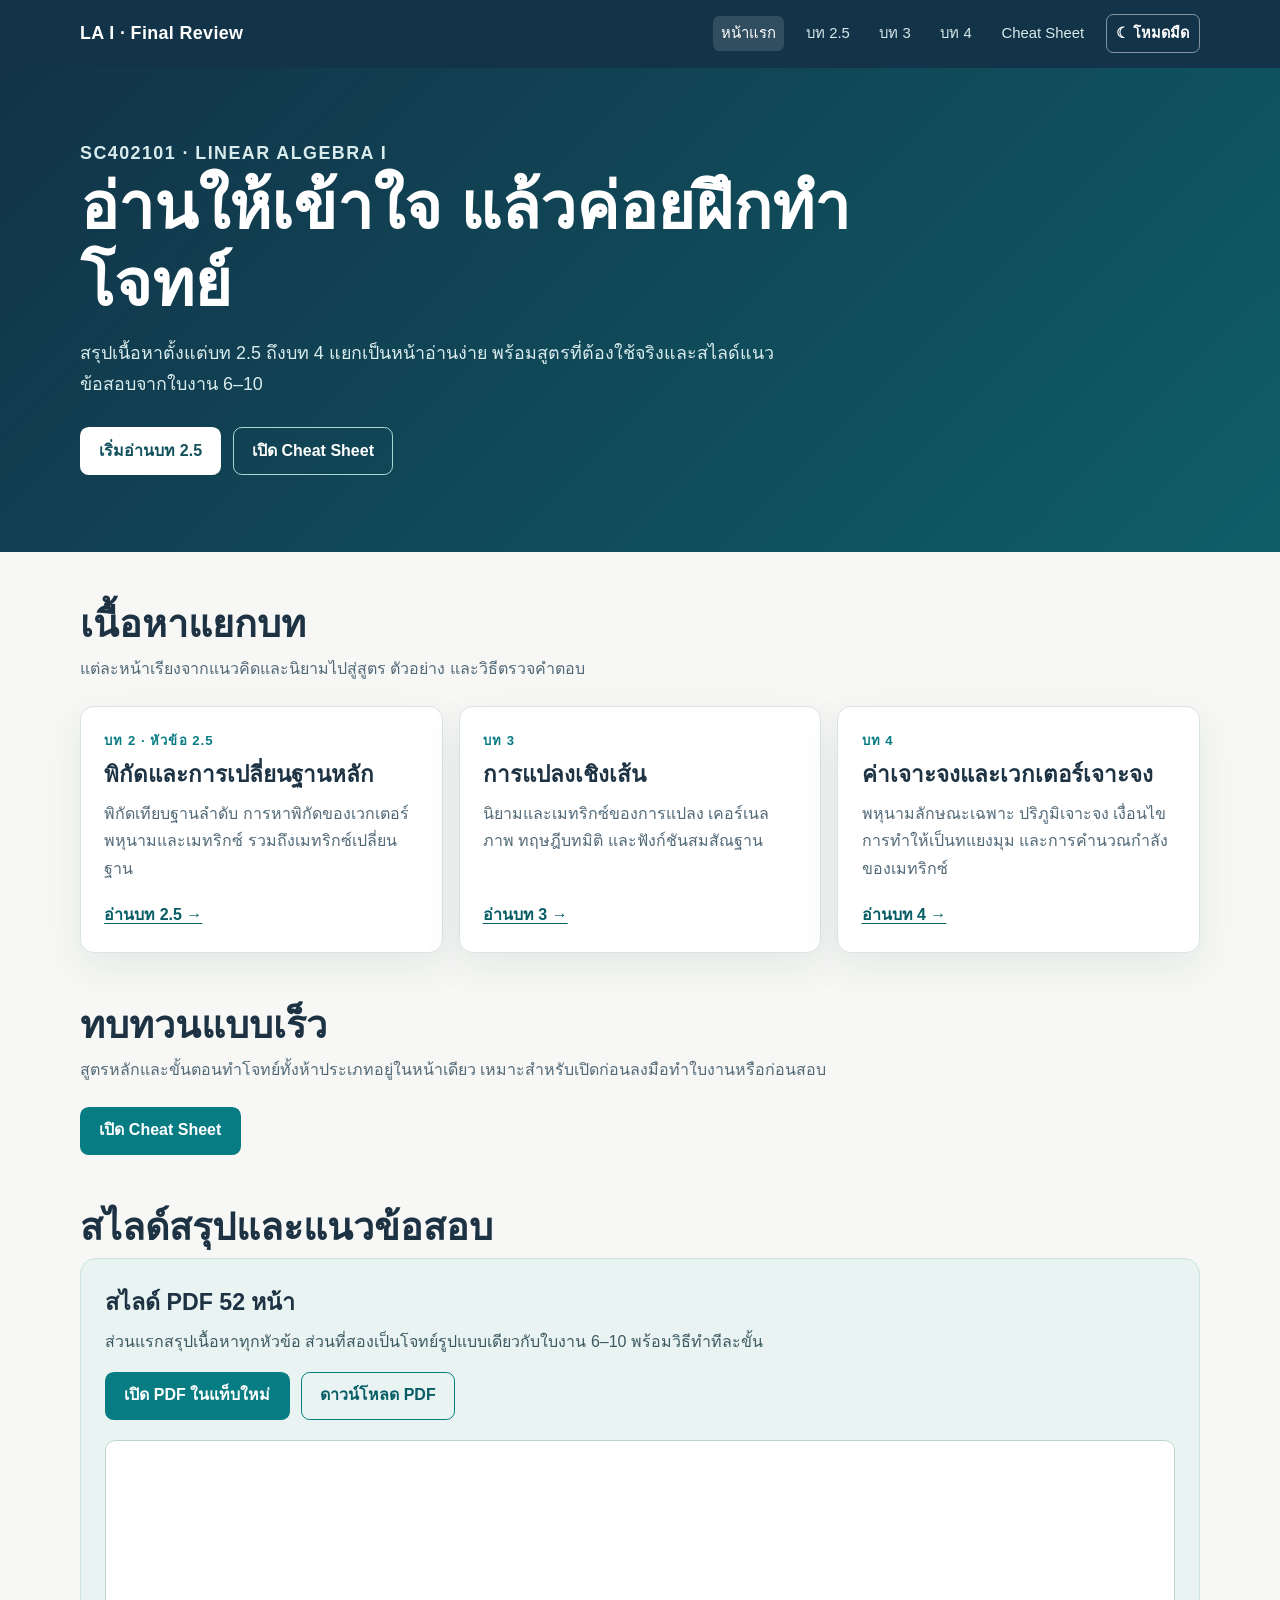
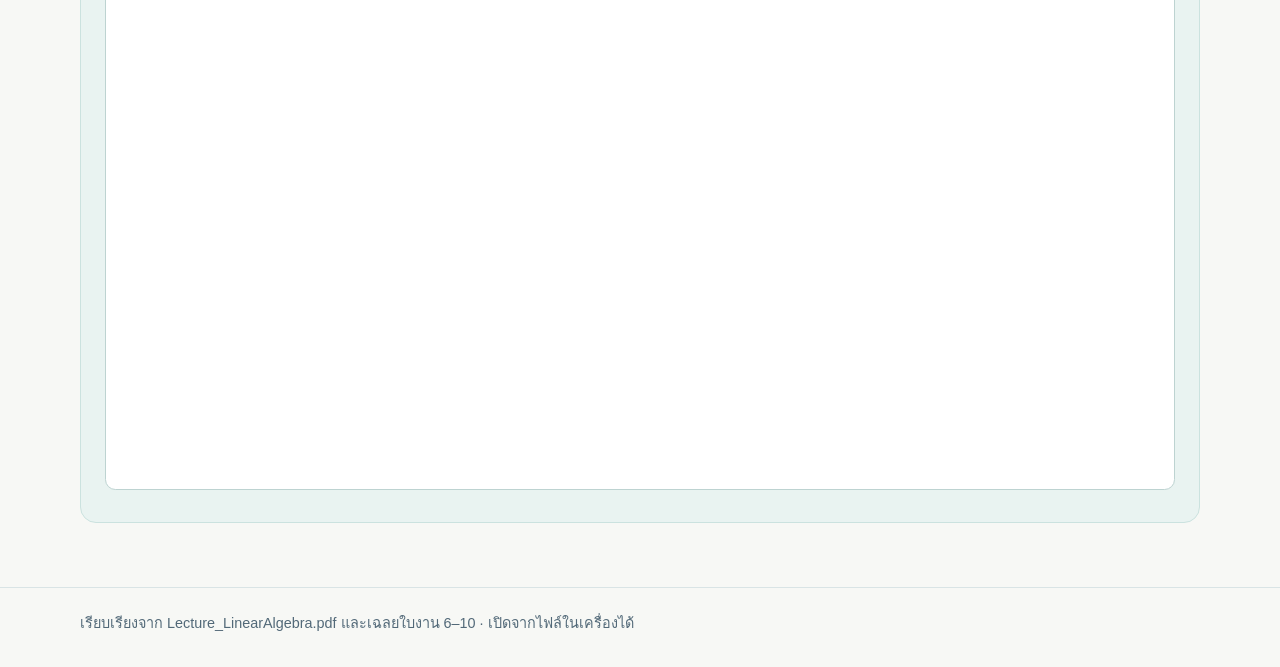
<file: index.html>
<!doctype html>
<html lang="th">
<head>
  <meta charset="utf-8">
  <meta name="viewport" content="width=device-width, initial-scale=1">
  <meta name="description" content="สรุปพีชคณิตเชิงเส้น 1 ตั้งแต่พิกัดและการเปลี่ยนฐานหลักถึงค่าเจาะจง พร้อม Cheat Sheet และสไลด์ PDF">
  <title>Linear Algebra I | ศูนย์รวมทบทวน Final</title>
  <script src="theme.js"></script>
  <link rel="stylesheet" href="styles.css">
</head>
<body>
  <a class="skip" href="#main">ข้ามไปยังเนื้อหา</a>
  <header class="site-header">
    <div class="wrap">
      <a class="brand" href="index.html">LA I · Final Review</a>
      <nav class="nav" aria-label="เมนูหลัก">
        <a href="index.html" aria-current="page">หน้าแรก</a>
        <a href="chapter-2-5.html">บท 2.5</a>
        <a href="chapter-3.html">บท 3</a>
        <a href="chapter-4.html">บท 4</a>
        <a href="cheatsheet.html">Cheat Sheet</a>
      </nav>
    </div>
  </header>
  <main id="main">
    <div class="hero">
      <div class="wrap">
        <p class="eyebrow">SC402101 · Linear Algebra I</p>
        <h1>อ่านให้เข้าใจ แล้วค่อยฝึกทำโจทย์</h1>
        <p>สรุปเนื้อหาตั้งแต่บท 2.5 ถึงบท 4 แยกเป็นหน้าอ่านง่าย พร้อมสูตรที่ต้องใช้จริงและสไลด์แนวข้อสอบจากใบงาน 6–10</p>
        <div class="actions">
          <a class="button light" href="chapter-2-5.html">เริ่มอ่านบท 2.5</a>
          <a class="button outline" href="cheatsheet.html">เปิด Cheat Sheet</a>
        </div>
      </div>
    </div>
    <div class="wrap">
      <section class="section" aria-labelledby="chapters-title">
        <h2 id="chapters-title">เนื้อหาแยกบท</h2>
        <p class="section-intro">แต่ละหน้าเรียงจากแนวคิดและนิยามไปสู่สูตร ตัวอย่าง และวิธีตรวจคำตอบ</p>
        <div class="grid">
          <article class="card">
            <span class="num">บท 2 · หัวข้อ 2.5</span>
            <h3>พิกัดและการเปลี่ยนฐานหลัก</h3>
            <p>พิกัดเทียบฐานลำดับ การหาพิกัดของเวกเตอร์ พหุนามและเมทริกซ์ รวมถึงเมทริกซ์เปลี่ยนฐาน</p>
            <a href="chapter-2-5.html">อ่านบท 2.5 →</a>
          </article>
          <article class="card">
            <span class="num">บท 3</span>
            <h3>การแปลงเชิงเส้น</h3>
            <p>นิยามและเมทริกซ์ของการแปลง เคอร์เนล ภาพ ทฤษฎีบทมิติ และฟังก์ชันสมสัณฐาน</p>
            <a href="chapter-3.html">อ่านบท 3 →</a>
          </article>
          <article class="card">
            <span class="num">บท 4</span>
            <h3>ค่าเจาะจงและเวกเตอร์เจาะจง</h3>
            <p>พหุนามลักษณะเฉพาะ ปริภูมิเจาะจง เงื่อนไขการทำให้เป็นทแยงมุม และการคำนวณกำลังของเมทริกซ์</p>
            <a href="chapter-4.html">อ่านบท 4 →</a>
          </article>
        </div>
      </section>
      <section class="section" aria-labelledby="quick-title">
        <h2 id="quick-title">ทบทวนแบบเร็ว</h2>
        <p class="section-intro">สูตรหลักและขั้นตอนทำโจทย์ทั้งห้าประเภทอยู่ในหน้าเดียว เหมาะสำหรับเปิดก่อนลงมือทำใบงานหรือก่อนสอบ</p>
        <a class="button" href="cheatsheet.html">เปิด Cheat Sheet</a>
      </section>
      <section class="section" aria-labelledby="slides-title">
        <h2 id="slides-title">สไลด์สรุปและแนวข้อสอบ</h2>
        <div class="pdf-feature">
          <h3>สไลด์ PDF 52 หน้า</h3>
          <p>ส่วนแรกสรุปเนื้อหาทุกหัวข้อ ส่วนที่สองเป็นโจทย์รูปแบบเดียวกับใบงาน 6–10 พร้อมวิธีทำทีละขั้น</p>
          <div class="actions">
            <a class="button" href="output/pdf/Linear_Algebra_Final_Review_TH.pdf" target="_blank" rel="noopener">เปิด PDF ในแท็บใหม่</a>
            <a class="button ghost" href="output/pdf/Linear_Algebra_Final_Review_TH.pdf" download>ดาวน์โหลด PDF</a>
          </div>
          <iframe class="pdf-frame" title="ตัวอย่างสไลด์สรุป Linear Algebra I" src="output/pdf/Linear_Algebra_Final_Review_TH.pdf#page=1" loading="lazy"></iframe>
        </div>
      </section>
    </div>
  </main>
  <footer class="site-footer"><div class="wrap">เรียบเรียงจาก Lecture_LinearAlgebra.pdf และเฉลยใบงาน 6–10 · เปิดจากไฟล์ในเครื่องได้</div></footer>
</body>
</html>
</file>
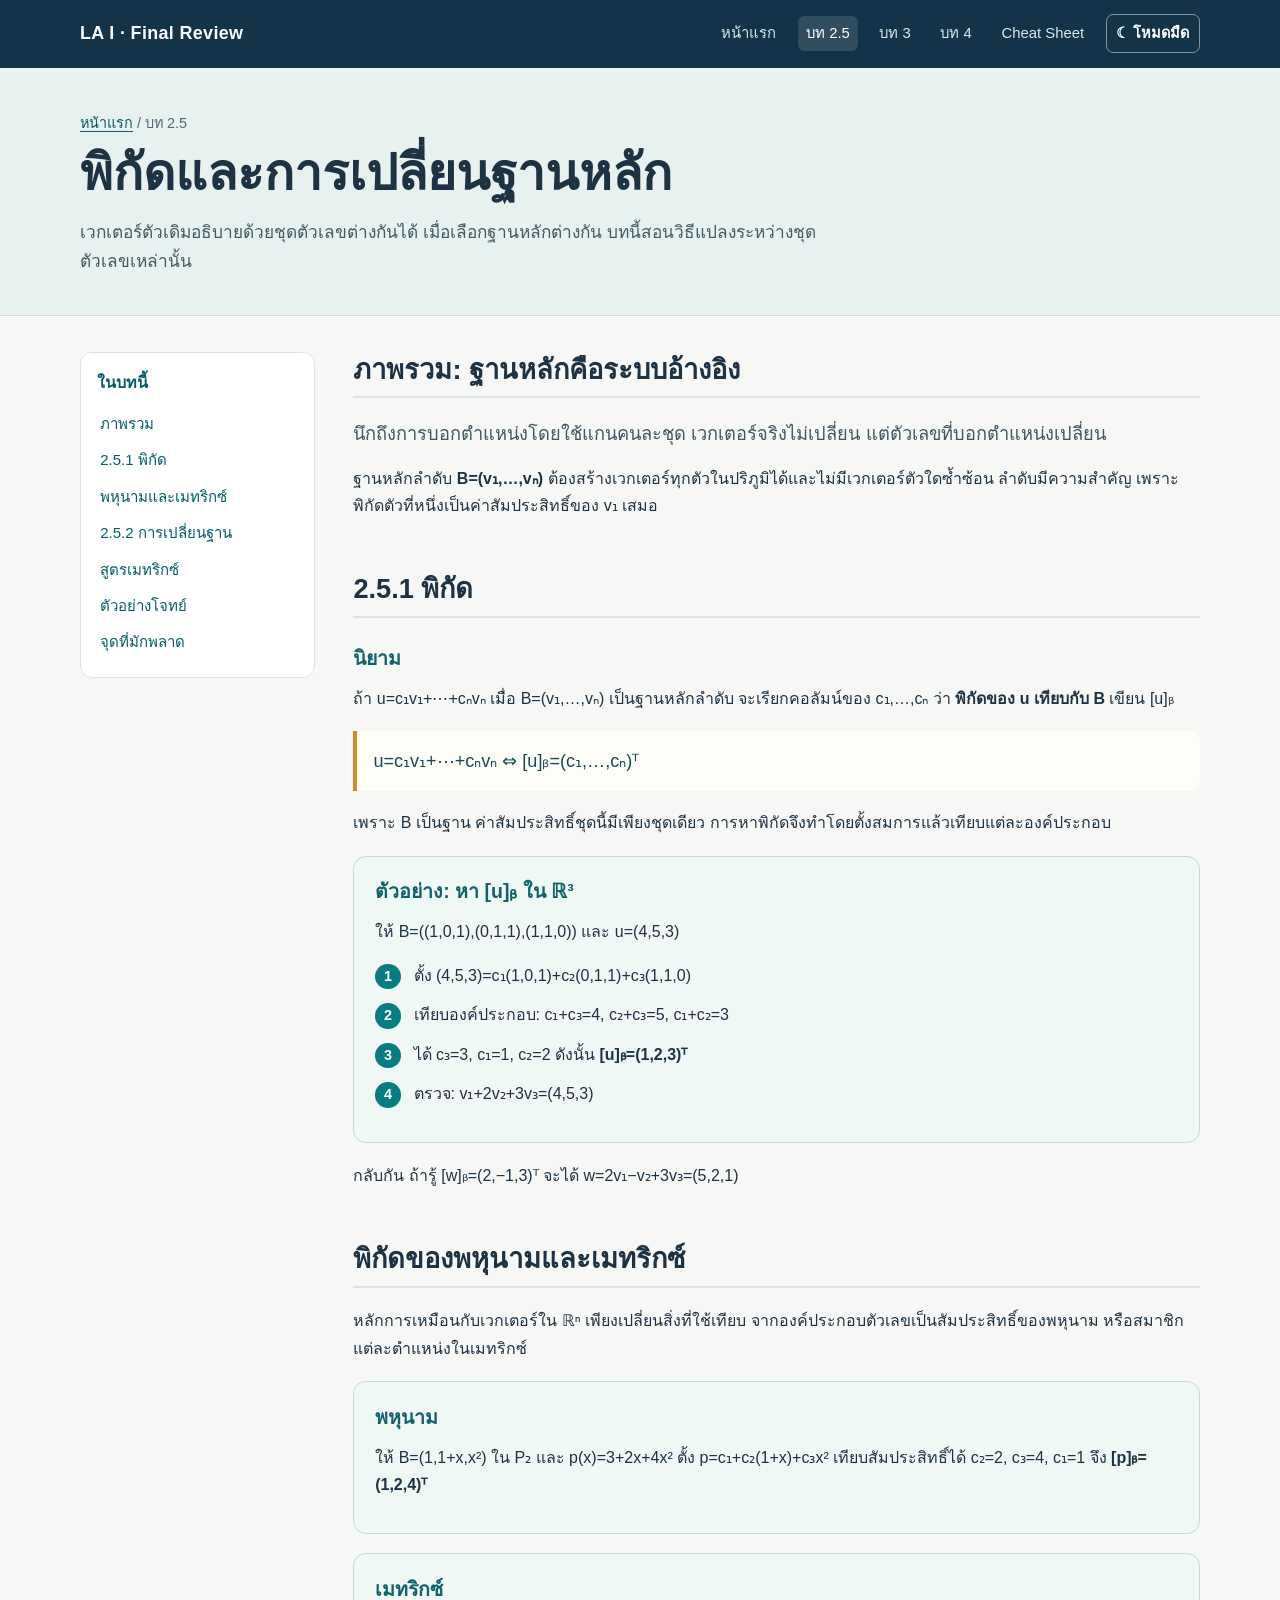
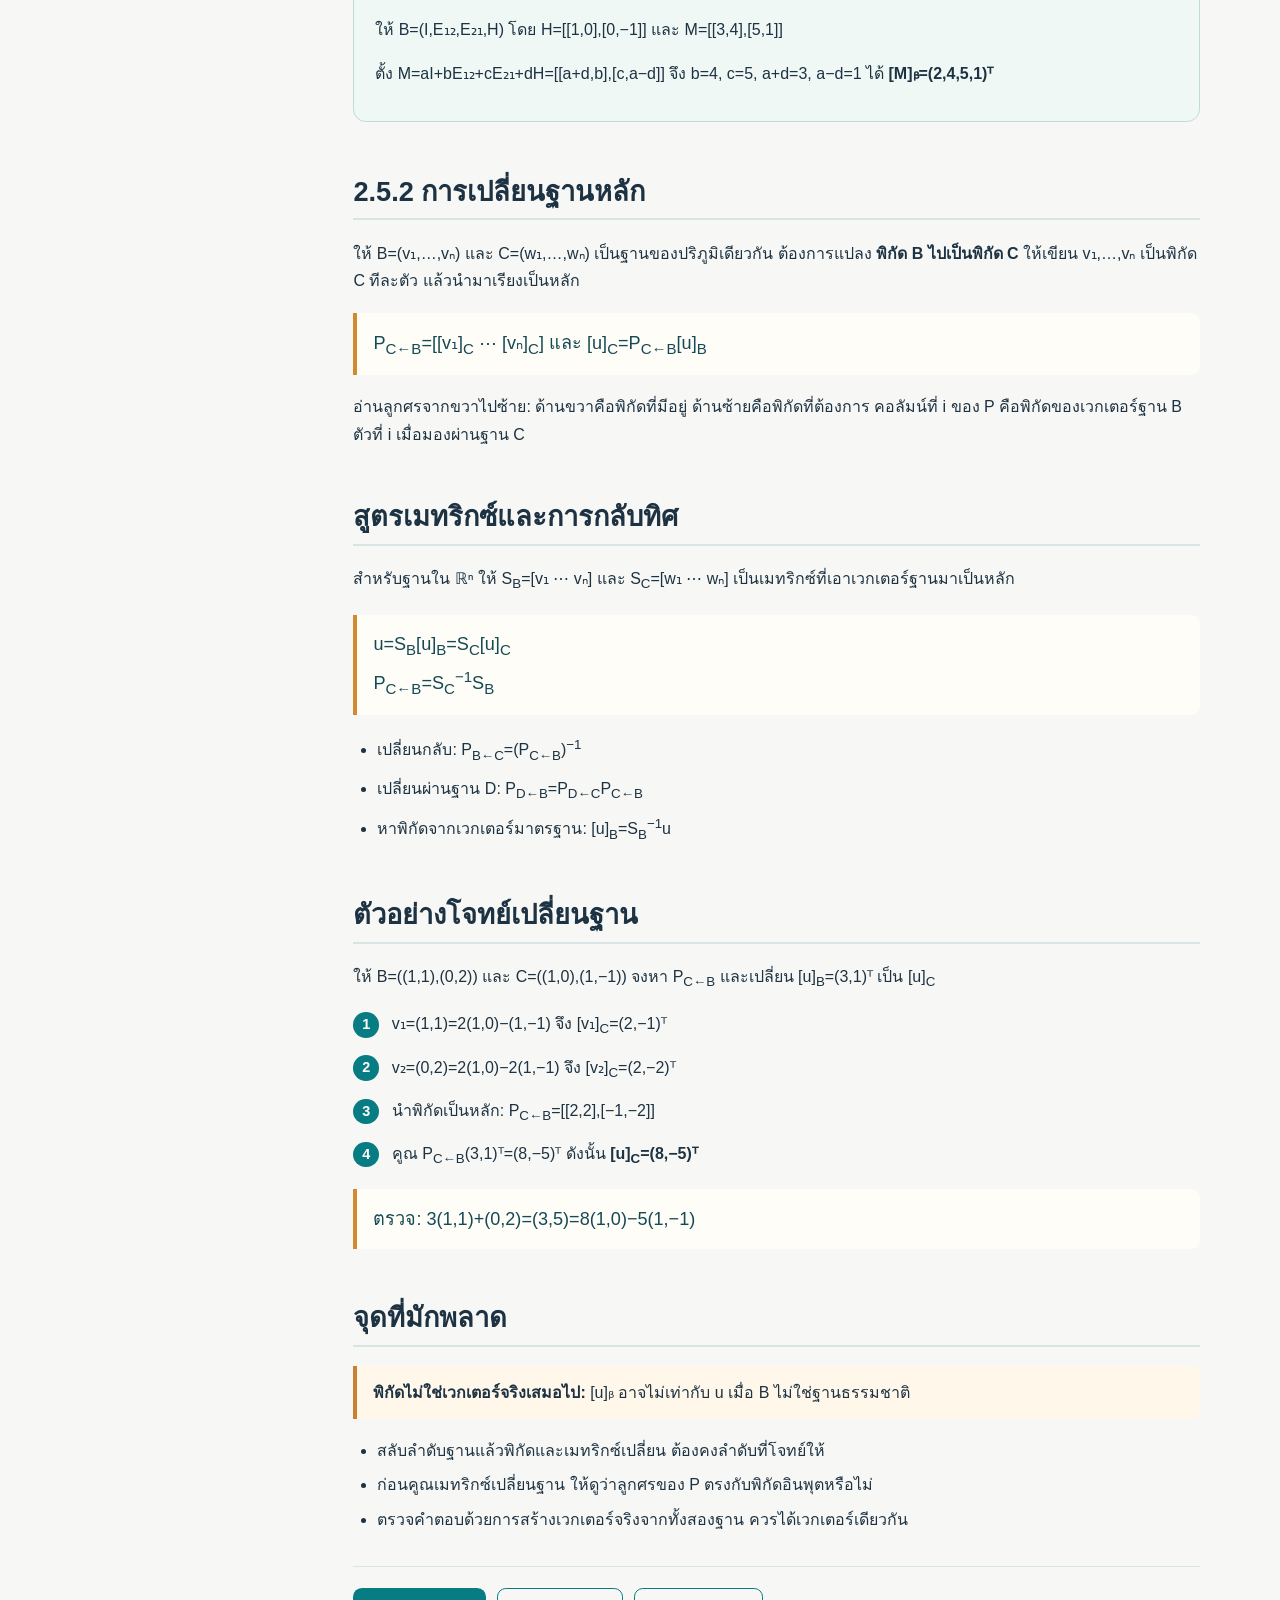
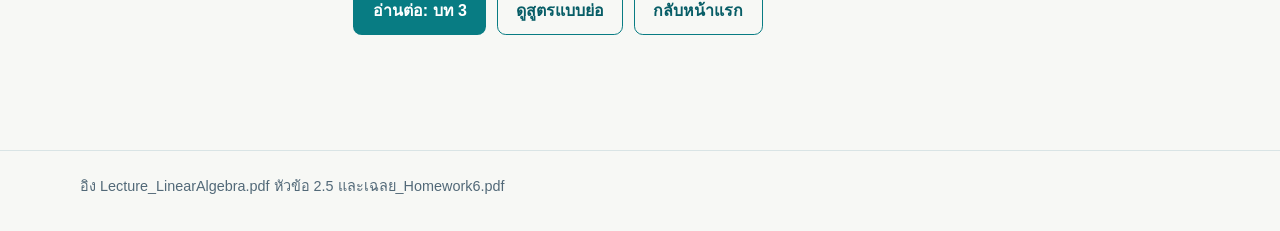
<file: chapter-2-5.html>
<!doctype html>
<html lang="th">
<head>
  <meta charset="utf-8"><meta name="viewport" content="width=device-width, initial-scale=1">
  <meta name="description" content="บท 2.5 พิกัดและการเปลี่ยนฐานหลัก พร้อมตัวอย่างและขั้นตอนทำโจทย์">
  <title>บท 2.5 พิกัดและการเปลี่ยนฐานหลัก | LA I</title>
  <script src="theme.js"></script>
  <link rel="stylesheet" href="styles.css">
</head>
<body>
  <a class="skip" href="#main">ข้ามไปยังเนื้อหา</a>
  <header class="site-header"><div class="wrap"><a class="brand" href="index.html">LA I · Final Review</a><nav class="nav" aria-label="เมนูหลัก"><a href="index.html">หน้าแรก</a><a href="chapter-2-5.html" aria-current="page">บท 2.5</a><a href="chapter-3.html">บท 3</a><a href="chapter-4.html">บท 4</a><a href="cheatsheet.html">Cheat Sheet</a></nav></div></header>
  <div class="reader-top"><div class="wrap"><div class="breadcrumbs"><a href="index.html">หน้าแรก</a> / บท 2.5</div><h1>พิกัดและการเปลี่ยนฐานหลัก</h1><p>เวกเตอร์ตัวเดิมอธิบายด้วยชุดตัวเลขต่างกันได้ เมื่อเลือกฐานหลักต่างกัน บทนี้สอนวิธีแปลงระหว่างชุดตัวเลขเหล่านั้น</p></div></div>
  <main id="main" class="wrap reader-layout">
    <aside class="toc" aria-label="สารบัญบทนี้"><strong>ในบทนี้</strong><a href="#idea">ภาพรวม</a><a href="#coordinates">2.5.1 พิกัด</a><a href="#polynomial">พหุนามและเมทริกซ์</a><a href="#change">2.5.2 การเปลี่ยนฐาน</a><a href="#matrix-form">สูตรเมทริกซ์</a><a href="#worked">ตัวอย่างโจทย์</a><a href="#pitfalls">จุดที่มักพลาด</a></aside>
    <article class="article">
      <section id="idea"><h2>ภาพรวม: ฐานหลักคือระบบอ้างอิง</h2>
        <p class="lead">นึกถึงการบอกตำแหน่งโดยใช้แกนคนละชุด เวกเตอร์จริงไม่เปลี่ยน แต่ตัวเลขที่บอกตำแหน่งเปลี่ยน</p>
        <p>ฐานหลักลำดับ <strong>B=(v₁,…,vₙ)</strong> ต้องสร้างเวกเตอร์ทุกตัวในปริภูมิได้และไม่มีเวกเตอร์ตัวใดซ้ำซ้อน ลำดับมีความสำคัญ เพราะพิกัดตัวที่หนึ่งเป็นค่าสัมประสิทธิ์ของ v₁ เสมอ</p>
      </section>
      <section id="coordinates"><h2>2.5.1 พิกัด</h2>
        <h3>นิยาม</h3><p>ถ้า u=c₁v₁+⋯+cₙvₙ เมื่อ B=(v₁,…,vₙ) เป็นฐานหลักลำดับ จะเรียกคอลัมน์ของ c₁,…,cₙ ว่า <strong>พิกัดของ u เทียบกับ B</strong> เขียน [u]ᵦ</p>
        <div class="formula">u=c₁v₁+⋯+cₙvₙ ⇔ [u]ᵦ=(c₁,…,cₙ)ᵀ</div>
        <p>เพราะ B เป็นฐาน ค่าสัมประสิทธิ์ชุดนี้มีเพียงชุดเดียว การหาพิกัดจึงทำโดยตั้งสมการแล้วเทียบแต่ละองค์ประกอบ</p>
        <div class="example"><h3>ตัวอย่าง: หา [u]ᵦ ใน ℝ³</h3><p>ให้ B=((1,0,1),(0,1,1),(1,1,0)) และ u=(4,5,3)</p><ol class="steps"><li>ตั้ง (4,5,3)=c₁(1,0,1)+c₂(0,1,1)+c₃(1,1,0)</li><li>เทียบองค์ประกอบ: c₁+c₃=4, c₂+c₃=5, c₁+c₂=3</li><li>ได้ c₃=3, c₁=1, c₂=2 ดังนั้น <strong>[u]ᵦ=(1,2,3)ᵀ</strong></li><li>ตรวจ: v₁+2v₂+3v₃=(4,5,3)</li></ol></div>
        <p>กลับกัน ถ้ารู้ [w]ᵦ=(2,−1,3)ᵀ จะได้ w=2v₁−v₂+3v₃=(5,2,1)</p>
      </section>
      <section id="polynomial"><h2>พิกัดของพหุนามและเมทริกซ์</h2>
        <p>หลักการเหมือนกับเวกเตอร์ใน ℝⁿ เพียงเปลี่ยนสิ่งที่ใช้เทียบ จากองค์ประกอบตัวเลขเป็นสัมประสิทธิ์ของพหุนาม หรือสมาชิกแต่ละตำแหน่งในเมทริกซ์</p>
        <div class="example"><h3>พหุนาม</h3><p>ให้ B=(1,1+x,x²) ใน P₂ และ p(x)=3+2x+4x² ตั้ง p=c₁+c₂(1+x)+c₃x² เทียบสัมประสิทธิ์ได้ c₂=2, c₃=4, c₁=1 จึง <strong>[p]ᵦ=(1,2,4)ᵀ</strong></p></div>
        <div class="example"><h3>เมทริกซ์</h3><p>ให้ B=(I,E₁₂,E₂₁,H) โดย H=[[1,0],[0,−1]] และ M=[[3,4],[5,1]]</p><p>ตั้ง M=aI+bE₁₂+cE₂₁+dH=[[a+d,b],[c,a−d]] จึง b=4, c=5, a+d=3, a−d=1 ได้ <strong>[M]ᵦ=(2,4,5,1)ᵀ</strong></p></div>
      </section>
      <section id="change"><h2>2.5.2 การเปลี่ยนฐานหลัก</h2>
        <p>ให้ B=(v₁,…,vₙ) และ C=(w₁,…,wₙ) เป็นฐานของปริภูมิเดียวกัน ต้องการแปลง <strong>พิกัด B ไปเป็นพิกัด C</strong> ให้เขียน v₁,…,vₙ เป็นพิกัด C ทีละตัว แล้วนำมาเรียงเป็นหลัก</p>
        <div class="formula">P<sub>C←B</sub>=[[v₁]<sub>C</sub> ⋯ [vₙ]<sub>C</sub>] และ [u]<sub>C</sub>=P<sub>C←B</sub>[u]<sub>B</sub></div>
        <p>อ่านลูกศรจากขวาไปซ้าย: ด้านขวาคือพิกัดที่มีอยู่ ด้านซ้ายคือพิกัดที่ต้องการ คอลัมน์ที่ i ของ P คือพิกัดของเวกเตอร์ฐาน B ตัวที่ i เมื่อมองผ่านฐาน C</p>
      </section>
      <section id="matrix-form"><h2>สูตรเมทริกซ์และการกลับทิศ</h2>
        <p>สำหรับฐานใน ℝⁿ ให้ S<sub>B</sub>=[v₁ ⋯ vₙ] และ S<sub>C</sub>=[w₁ ⋯ wₙ] เป็นเมทริกซ์ที่เอาเวกเตอร์ฐานมาเป็นหลัก</p>
        <div class="formula">u=S<sub>B</sub>[u]<sub>B</sub>=S<sub>C</sub>[u]<sub>C</sub><br>P<sub>C←B</sub>=S<sub>C</sub><sup>−1</sup>S<sub>B</sub></div>
        <ul><li>เปลี่ยนกลับ: P<sub>B←C</sub>=(P<sub>C←B</sub>)<sup>−1</sup></li><li>เปลี่ยนผ่านฐาน D: P<sub>D←B</sub>=P<sub>D←C</sub>P<sub>C←B</sub></li><li>หาพิกัดจากเวกเตอร์มาตรฐาน: [u]<sub>B</sub>=S<sub>B</sub><sup>−1</sup>u</li></ul>
      </section>
      <section id="worked"><h2>ตัวอย่างโจทย์เปลี่ยนฐาน</h2>
        <p>ให้ B=((1,1),(0,2)) และ C=((1,0),(1,−1)) จงหา P<sub>C←B</sub> และเปลี่ยน [u]<sub>B</sub>=(3,1)ᵀ เป็น [u]<sub>C</sub></p>
        <ol class="steps"><li>v₁=(1,1)=2(1,0)−(1,−1) จึง [v₁]<sub>C</sub>=(2,−1)ᵀ</li><li>v₂=(0,2)=2(1,0)−2(1,−1) จึง [v₂]<sub>C</sub>=(2,−2)ᵀ</li><li>นำพิกัดเป็นหลัก: P<sub>C←B</sub>=[[2,2],[−1,−2]]</li><li>คูณ P<sub>C←B</sub>(3,1)ᵀ=(8,−5)ᵀ ดังนั้น <strong>[u]<sub>C</sub>=(8,−5)ᵀ</strong></li></ol>
        <div class="formula">ตรวจ: 3(1,1)+(0,2)=(3,5)=8(1,0)−5(1,−1)</div>
      </section>
      <section id="pitfalls"><h2>จุดที่มักพลาด</h2>
        <div class="warning"><strong>พิกัดไม่ใช่เวกเตอร์จริงเสมอไป:</strong> [u]ᵦ อาจไม่เท่ากับ u เมื่อ B ไม่ใช่ฐานธรรมชาติ</div>
        <ul><li>สลับลำดับฐานแล้วพิกัดและเมทริกซ์เปลี่ยน ต้องคงลำดับที่โจทย์ให้</li><li>ก่อนคูณเมทริกซ์เปลี่ยนฐาน ให้ดูว่าลูกศรของ P ตรงกับพิกัดอินพุตหรือไม่</li><li>ตรวจคำตอบด้วยการสร้างเวกเตอร์จริงจากทั้งสองฐาน ควรได้เวกเตอร์เดียวกัน</li></ul>
        <div class="next"><a class="button" href="chapter-3.html">อ่านต่อ: บท 3</a><a class="button ghost" href="cheatsheet.html">ดูสูตรแบบย่อ</a><a class="button ghost" href="index.html">กลับหน้าแรก</a></div>
      </section>
    </article>
  </main>
  <footer class="site-footer"><div class="wrap">อิง Lecture_LinearAlgebra.pdf หัวข้อ 2.5 และเฉลย_Homework6.pdf</div></footer>
</body></html>
</file>
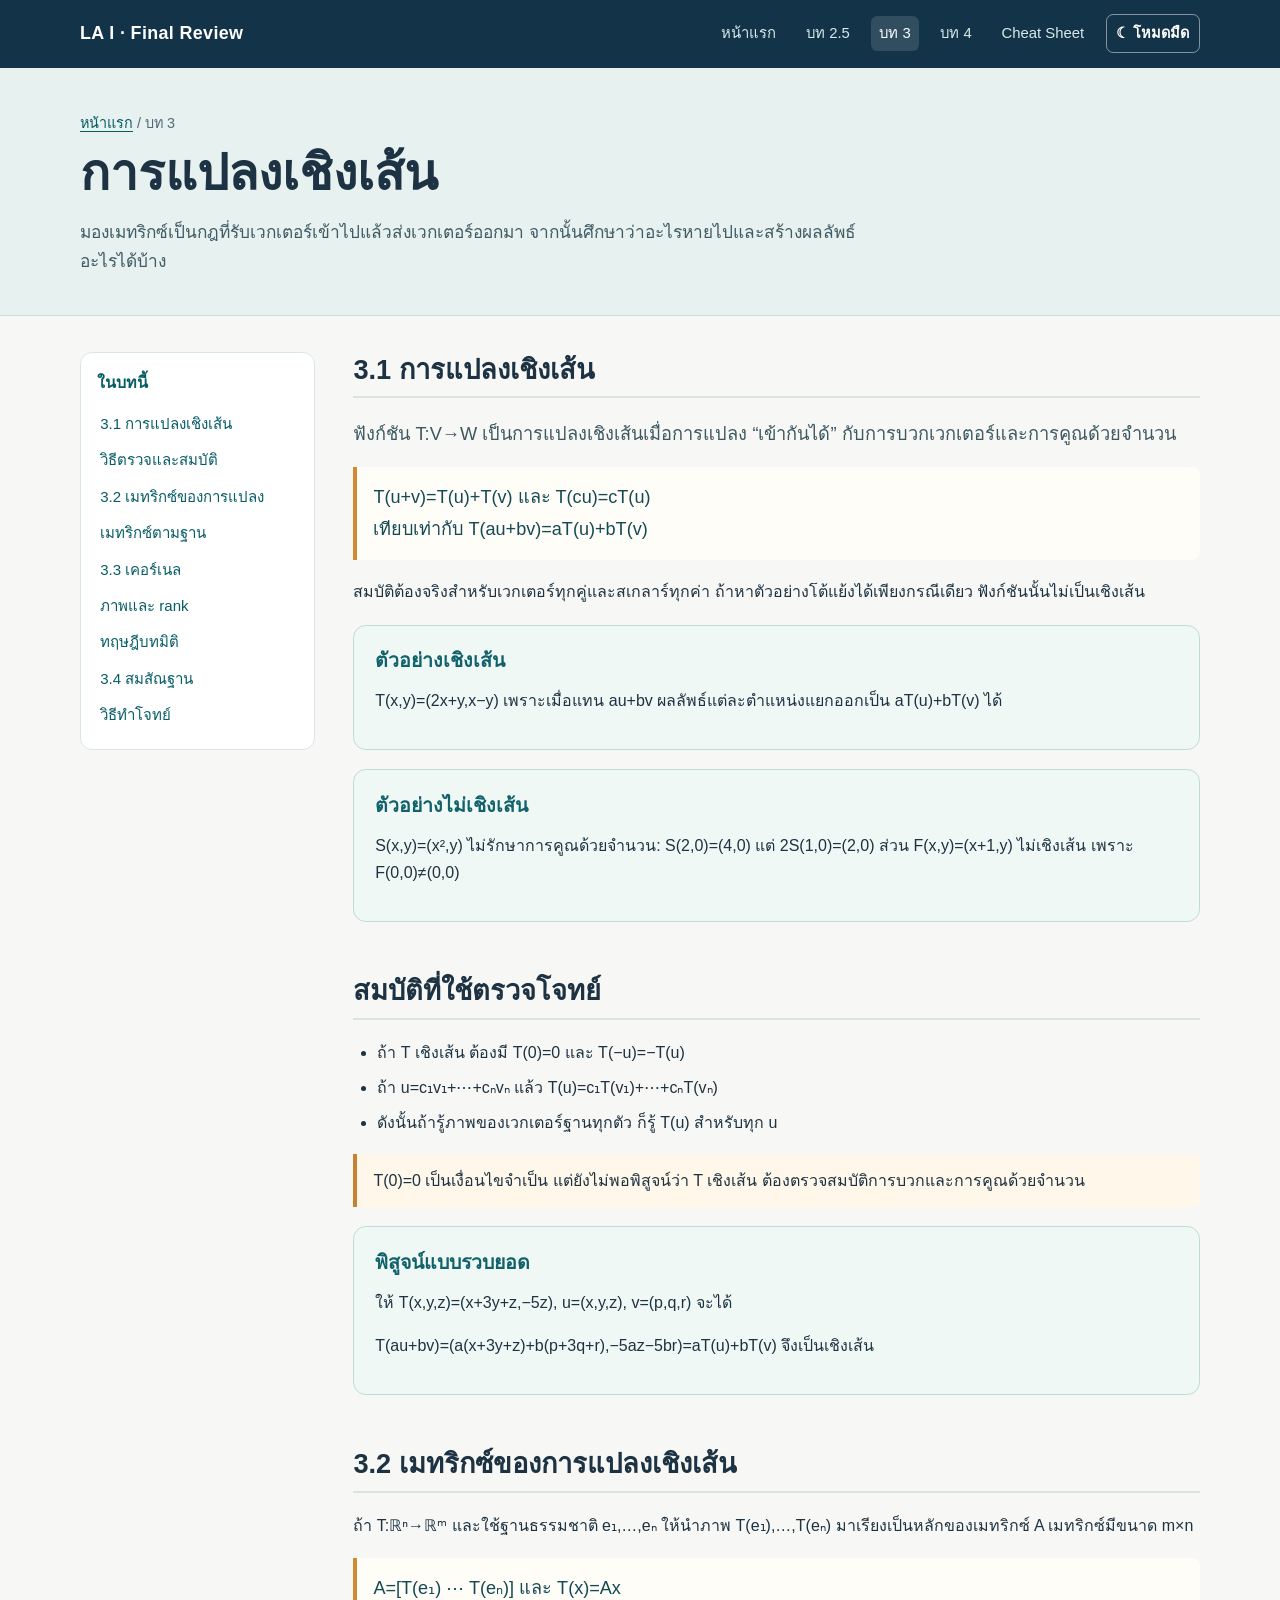
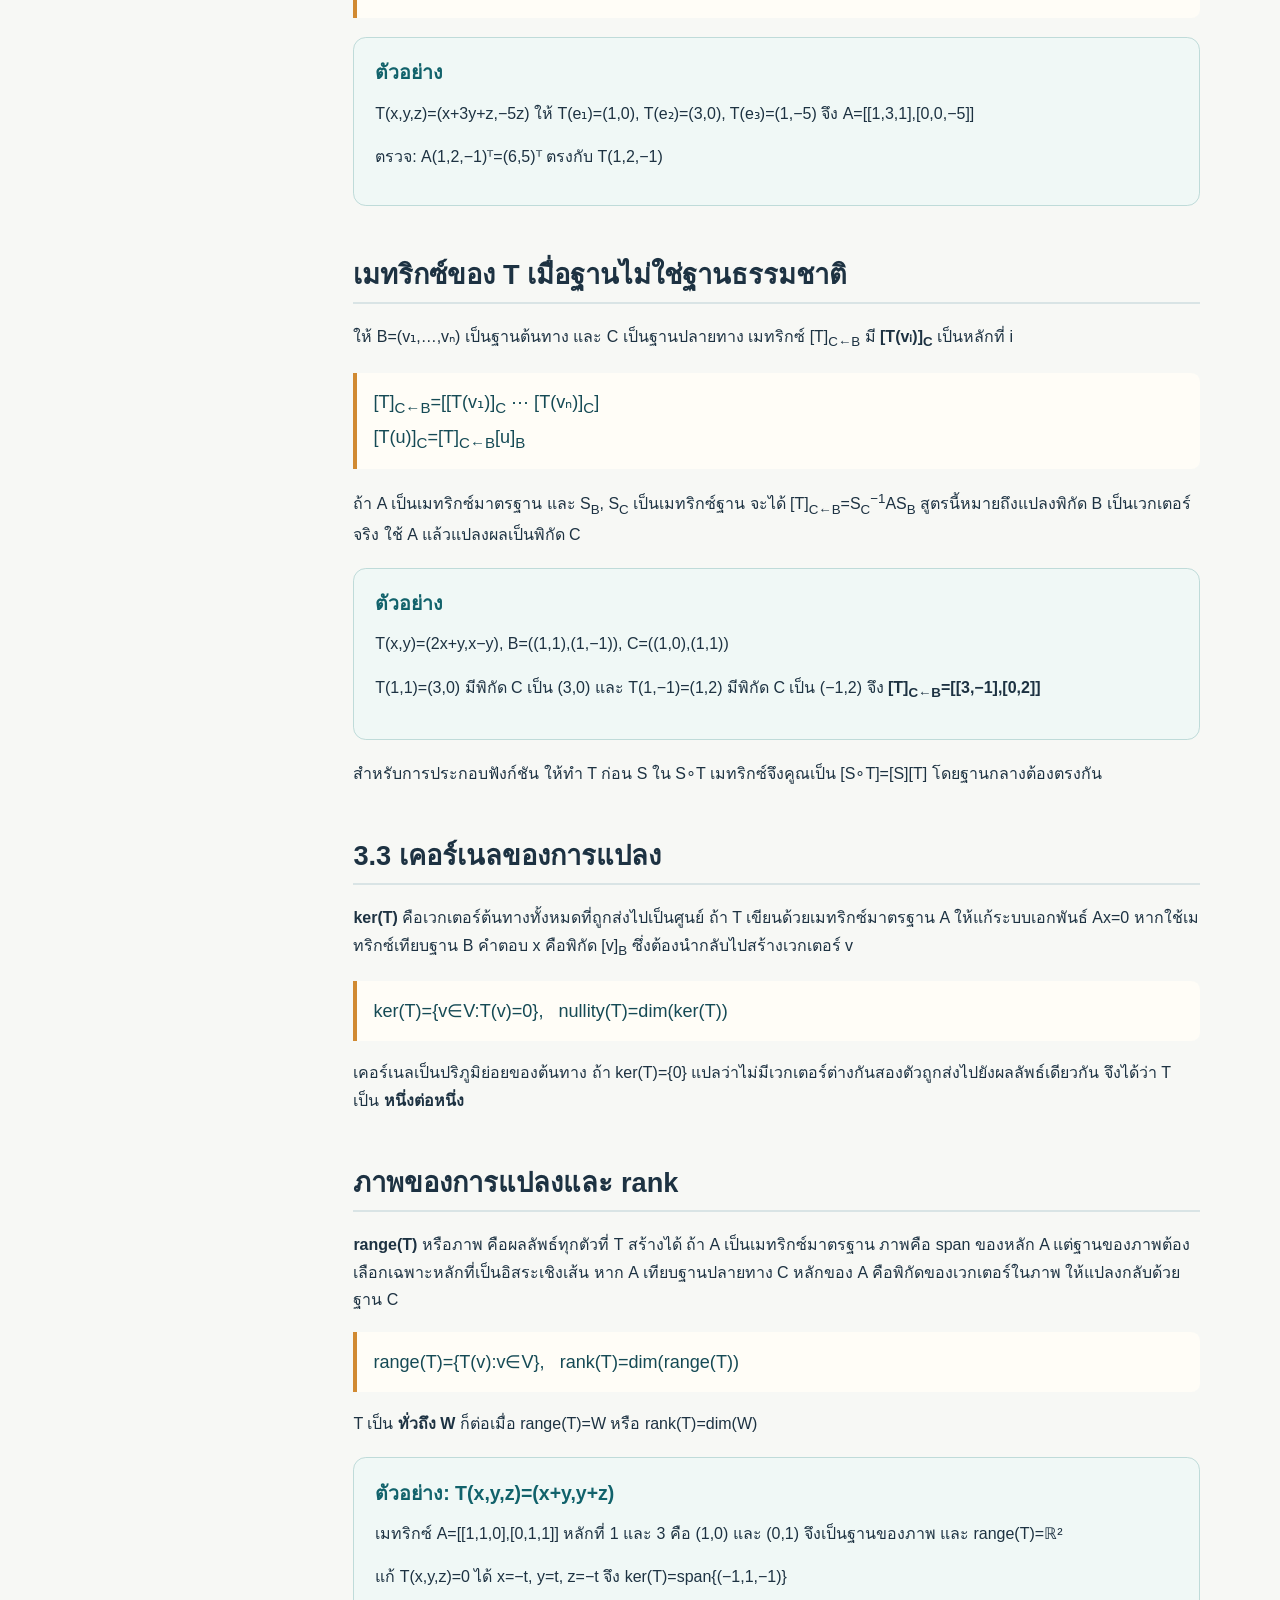
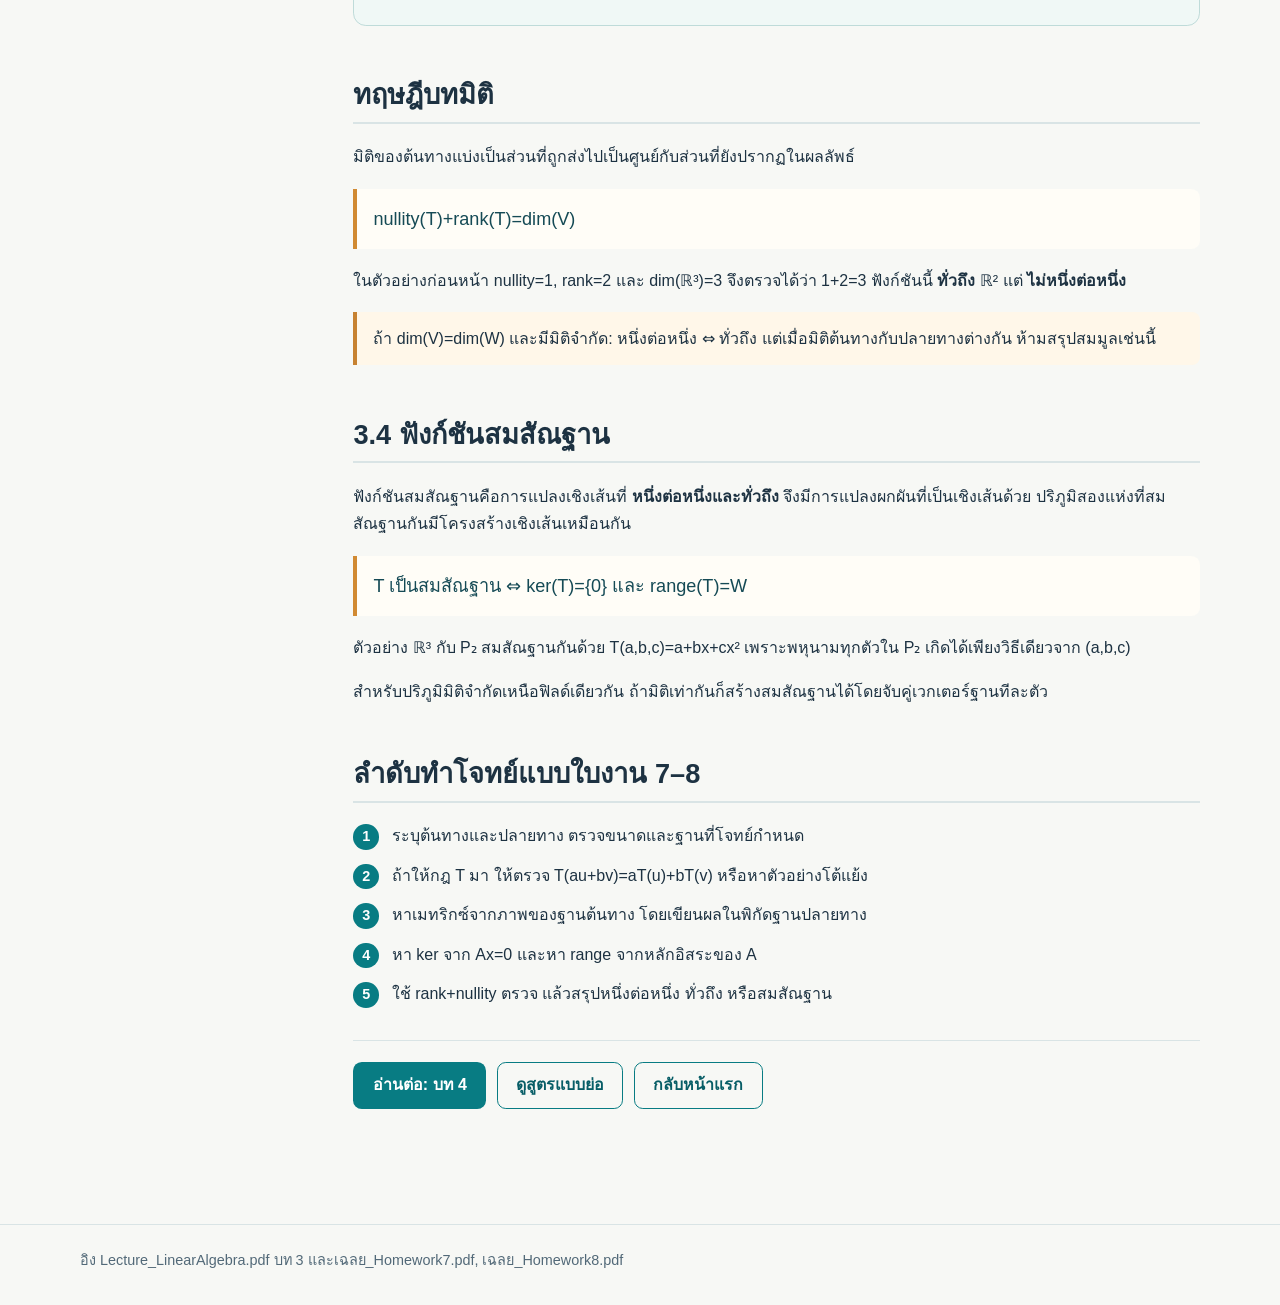
<file: chapter-3.html>
<!doctype html>
<html lang="th">
<head><meta charset="utf-8"><meta name="viewport" content="width=device-width, initial-scale=1"><meta name="description" content="บท 3 การแปลงเชิงเส้น เมทริกซ์ เคอร์เนล ภาพ ทฤษฎีบทมิติ และสมสัณฐาน"><title>บท 3 การแปลงเชิงเส้น | LA I</title><script src="theme.js"></script><link rel="stylesheet" href="styles.css"></head>
<body>
  <a class="skip" href="#main">ข้ามไปยังเนื้อหา</a>
  <header class="site-header"><div class="wrap"><a class="brand" href="index.html">LA I · Final Review</a><nav class="nav" aria-label="เมนูหลัก"><a href="index.html">หน้าแรก</a><a href="chapter-2-5.html">บท 2.5</a><a href="chapter-3.html" aria-current="page">บท 3</a><a href="chapter-4.html">บท 4</a><a href="cheatsheet.html">Cheat Sheet</a></nav></div></header>
  <div class="reader-top"><div class="wrap"><div class="breadcrumbs"><a href="index.html">หน้าแรก</a> / บท 3</div><h1>การแปลงเชิงเส้น</h1><p>มองเมทริกซ์เป็นกฎที่รับเวกเตอร์เข้าไปแล้วส่งเวกเตอร์ออกมา จากนั้นศึกษาว่าอะไรหายไปและสร้างผลลัพธ์อะไรได้บ้าง</p></div></div>
  <main id="main" class="wrap reader-layout">
    <aside class="toc" aria-label="สารบัญบทนี้"><strong>ในบทนี้</strong><a href="#linear">3.1 การแปลงเชิงเส้น</a><a href="#properties">วิธีตรวจและสมบัติ</a><a href="#matrix">3.2 เมทริกซ์ของการแปลง</a><a href="#basis-matrix">เมทริกซ์ตามฐาน</a><a href="#kernel">3.3 เคอร์เนล</a><a href="#range">ภาพและ rank</a><a href="#rank-nullity">ทฤษฎีบทมิติ</a><a href="#isomorphism">3.4 สมสัณฐาน</a><a href="#workflow">วิธีทำโจทย์</a></aside>
    <article class="article">
      <section id="linear"><h2>3.1 การแปลงเชิงเส้น</h2>
        <p class="lead">ฟังก์ชัน T:V→W เป็นการแปลงเชิงเส้นเมื่อการแปลง “เข้ากันได้” กับการบวกเวกเตอร์และการคูณด้วยจำนวน</p>
        <div class="formula">T(u+v)=T(u)+T(v) และ T(cu)=cT(u)<br>เทียบเท่ากับ T(au+bv)=aT(u)+bT(v)</div>
        <p>สมบัติต้องจริงสำหรับเวกเตอร์ทุกคู่และสเกลาร์ทุกค่า ถ้าหาตัวอย่างโต้แย้งได้เพียงกรณีเดียว ฟังก์ชันนั้นไม่เป็นเชิงเส้น</p>
        <div class="example"><h3>ตัวอย่างเชิงเส้น</h3><p>T(x,y)=(2x+y,x−y) เพราะเมื่อแทน au+bv ผลลัพธ์แต่ละตำแหน่งแยกออกเป็น aT(u)+bT(v) ได้</p></div>
        <div class="example"><h3>ตัวอย่างไม่เชิงเส้น</h3><p>S(x,y)=(x²,y) ไม่รักษาการคูณด้วยจำนวน: S(2,0)=(4,0) แต่ 2S(1,0)=(2,0) ส่วน F(x,y)=(x+1,y) ไม่เชิงเส้น เพราะ F(0,0)≠(0,0)</p></div>
      </section>
      <section id="properties"><h2>สมบัติที่ใช้ตรวจโจทย์</h2>
        <ul><li>ถ้า T เชิงเส้น ต้องมี T(0)=0 และ T(−u)=−T(u)</li><li>ถ้า u=c₁v₁+⋯+cₙvₙ แล้ว T(u)=c₁T(v₁)+⋯+cₙT(vₙ)</li><li>ดังนั้นถ้ารู้ภาพของเวกเตอร์ฐานทุกตัว ก็รู้ T(u) สำหรับทุก u</li></ul>
        <div class="warning">T(0)=0 เป็นเงื่อนไขจำเป็น แต่ยังไม่พอพิสูจน์ว่า T เชิงเส้น ต้องตรวจสมบัติการบวกและการคูณด้วยจำนวน</div>
        <div class="example"><h3>พิสูจน์แบบรวบยอด</h3><p>ให้ T(x,y,z)=(x+3y+z,−5z), u=(x,y,z), v=(p,q,r) จะได้</p><p>T(au+bv)=(a(x+3y+z)+b(p+3q+r),−5az−5br)=aT(u)+bT(v) จึงเป็นเชิงเส้น</p></div>
      </section>
      <section id="matrix"><h2>3.2 เมทริกซ์ของการแปลงเชิงเส้น</h2>
        <p>ถ้า T:ℝⁿ→ℝᵐ และใช้ฐานธรรมชาติ e₁,…,eₙ ให้นำภาพ T(e₁),…,T(eₙ) มาเรียงเป็นหลักของเมทริกซ์ A เมทริกซ์มีขนาด m×n</p>
        <div class="formula">A=[T(e₁) ⋯ T(eₙ)] และ T(x)=Ax</div>
        <div class="example"><h3>ตัวอย่าง</h3><p>T(x,y,z)=(x+3y+z,−5z) ให้ T(e₁)=(1,0), T(e₂)=(3,0), T(e₃)=(1,−5) จึง A=[[1,3,1],[0,0,−5]]</p><p>ตรวจ: A(1,2,−1)ᵀ=(6,5)ᵀ ตรงกับ T(1,2,−1)</p></div>
      </section>
      <section id="basis-matrix"><h2>เมทริกซ์ของ T เมื่อฐานไม่ใช่ฐานธรรมชาติ</h2>
        <p>ให้ B=(v₁,…,vₙ) เป็นฐานต้นทาง และ C เป็นฐานปลายทาง เมทริกซ์ [T]<sub>C←B</sub> มี <strong>[T(vᵢ)]<sub>C</sub></strong> เป็นหลักที่ i</p>
        <div class="formula">[T]<sub>C←B</sub>=[[T(v₁)]<sub>C</sub> ⋯ [T(vₙ)]<sub>C</sub>]<br>[T(u)]<sub>C</sub>=[T]<sub>C←B</sub>[u]<sub>B</sub></div>
        <p>ถ้า A เป็นเมทริกซ์มาตรฐาน และ S<sub>B</sub>, S<sub>C</sub> เป็นเมทริกซ์ฐาน จะได้ [T]<sub>C←B</sub>=S<sub>C</sub><sup>−1</sup>AS<sub>B</sub> สูตรนี้หมายถึงแปลงพิกัด B เป็นเวกเตอร์จริง ใช้ A แล้วแปลงผลเป็นพิกัด C</p>
        <div class="example"><h3>ตัวอย่าง</h3><p>T(x,y)=(2x+y,x−y), B=((1,1),(1,−1)), C=((1,0),(1,1))</p><p>T(1,1)=(3,0) มีพิกัด C เป็น (3,0) และ T(1,−1)=(1,2) มีพิกัด C เป็น (−1,2) จึง <strong>[T]<sub>C←B</sub>=[[3,−1],[0,2]]</strong></p></div>
        <p>สำหรับการประกอบฟังก์ชัน ให้ทำ T ก่อน S ใน S∘T เมทริกซ์จึงคูณเป็น [S∘T]=[S][T] โดยฐานกลางต้องตรงกัน</p>
      </section>
      <section id="kernel"><h2>3.3 เคอร์เนลของการแปลง</h2>
        <p><strong>ker(T)</strong> คือเวกเตอร์ต้นทางทั้งหมดที่ถูกส่งไปเป็นศูนย์ ถ้า T เขียนด้วยเมทริกซ์มาตรฐาน A ให้แก้ระบบเอกพันธ์ Ax=0 หากใช้เมทริกซ์เทียบฐาน B คำตอบ x คือพิกัด [v]<sub>B</sub> ซึ่งต้องนำกลับไปสร้างเวกเตอร์ v</p>
        <div class="formula">ker(T)={v∈V:T(v)=0}, &nbsp; nullity(T)=dim(ker(T))</div>
        <p>เคอร์เนลเป็นปริภูมิย่อยของต้นทาง ถ้า ker(T)={0} แปลว่าไม่มีเวกเตอร์ต่างกันสองตัวถูกส่งไปยังผลลัพธ์เดียวกัน จึงได้ว่า T เป็น <strong>หนึ่งต่อหนึ่ง</strong></p>
      </section>
      <section id="range"><h2>ภาพของการแปลงและ rank</h2>
        <p><strong>range(T)</strong> หรือภาพ คือผลลัพธ์ทุกตัวที่ T สร้างได้ ถ้า A เป็นเมทริกซ์มาตรฐาน ภาพคือ span ของหลัก A แต่ฐานของภาพต้องเลือกเฉพาะหลักที่เป็นอิสระเชิงเส้น หาก A เทียบฐานปลายทาง C หลักของ A คือพิกัดของเวกเตอร์ในภาพ ให้แปลงกลับด้วยฐาน C</p>
        <div class="formula">range(T)={T(v):v∈V}, &nbsp; rank(T)=dim(range(T))</div>
        <p>T เป็น <strong>ทั่วถึง W</strong> ก็ต่อเมื่อ range(T)=W หรือ rank(T)=dim(W)</p>
        <div class="example"><h3>ตัวอย่าง: T(x,y,z)=(x+y,y+z)</h3><p>เมทริกซ์ A=[[1,1,0],[0,1,1]] หลักที่ 1 และ 3 คือ (1,0) และ (0,1) จึงเป็นฐานของภาพ และ range(T)=ℝ²</p><p>แก้ T(x,y,z)=0 ได้ x=−t, y=t, z=−t จึง ker(T)=span{(−1,1,−1)}</p></div>
      </section>
      <section id="rank-nullity"><h2>ทฤษฎีบทมิติ</h2>
        <p>มิติของต้นทางแบ่งเป็นส่วนที่ถูกส่งไปเป็นศูนย์กับส่วนที่ยังปรากฏในผลลัพธ์</p>
        <div class="formula">nullity(T)+rank(T)=dim(V)</div>
        <p>ในตัวอย่างก่อนหน้า nullity=1, rank=2 และ dim(ℝ³)=3 จึงตรวจได้ว่า 1+2=3 ฟังก์ชันนี้ <strong>ทั่วถึง</strong> ℝ² แต่ <strong>ไม่หนึ่งต่อหนึ่ง</strong></p>
        <div class="warning">ถ้า dim(V)=dim(W) และมีมิติจำกัด: หนึ่งต่อหนึ่ง ⇔ ทั่วถึง แต่เมื่อมิติต้นทางกับปลายทางต่างกัน ห้ามสรุปสมมูลเช่นนี้</div>
      </section>
      <section id="isomorphism"><h2>3.4 ฟังก์ชันสมสัณฐาน</h2>
        <p>ฟังก์ชันสมสัณฐานคือการแปลงเชิงเส้นที่ <strong>หนึ่งต่อหนึ่งและทั่วถึง</strong> จึงมีการแปลงผกผันที่เป็นเชิงเส้นด้วย ปริภูมิสองแห่งที่สมสัณฐานกันมีโครงสร้างเชิงเส้นเหมือนกัน</p>
        <div class="formula">T เป็นสมสัณฐาน ⇔ ker(T)={0} และ range(T)=W</div>
        <p>ตัวอย่าง ℝ³ กับ P₂ สมสัณฐานกันด้วย T(a,b,c)=a+bx+cx² เพราะพหุนามทุกตัวใน P₂ เกิดได้เพียงวิธีเดียวจาก (a,b,c)</p>
        <p>สำหรับปริภูมิมิติจำกัดเหนือฟิลด์เดียวกัน ถ้ามิติเท่ากันก็สร้างสมสัณฐานได้โดยจับคู่เวกเตอร์ฐานทีละตัว</p>
      </section>
      <section id="workflow"><h2>ลำดับทำโจทย์แบบใบงาน 7–8</h2>
        <ol class="steps"><li>ระบุต้นทางและปลายทาง ตรวจขนาดและฐานที่โจทย์กำหนด</li><li>ถ้าให้กฎ T มา ให้ตรวจ T(au+bv)=aT(u)+bT(v) หรือหาตัวอย่างโต้แย้ง</li><li>หาเมทริกซ์จากภาพของฐานต้นทาง โดยเขียนผลในพิกัดฐานปลายทาง</li><li>หา ker จาก Ax=0 และหา range จากหลักอิสระของ A</li><li>ใช้ rank+nullity ตรวจ แล้วสรุปหนึ่งต่อหนึ่ง ทั่วถึง หรือสมสัณฐาน</li></ol>
        <div class="next"><a class="button" href="chapter-4.html">อ่านต่อ: บท 4</a><a class="button ghost" href="cheatsheet.html">ดูสูตรแบบย่อ</a><a class="button ghost" href="index.html">กลับหน้าแรก</a></div>
      </section>
    </article>
  </main>
  <footer class="site-footer"><div class="wrap">อิง Lecture_LinearAlgebra.pdf บท 3 และเฉลย_Homework7.pdf, เฉลย_Homework8.pdf</div></footer>
</body></html>
</file>
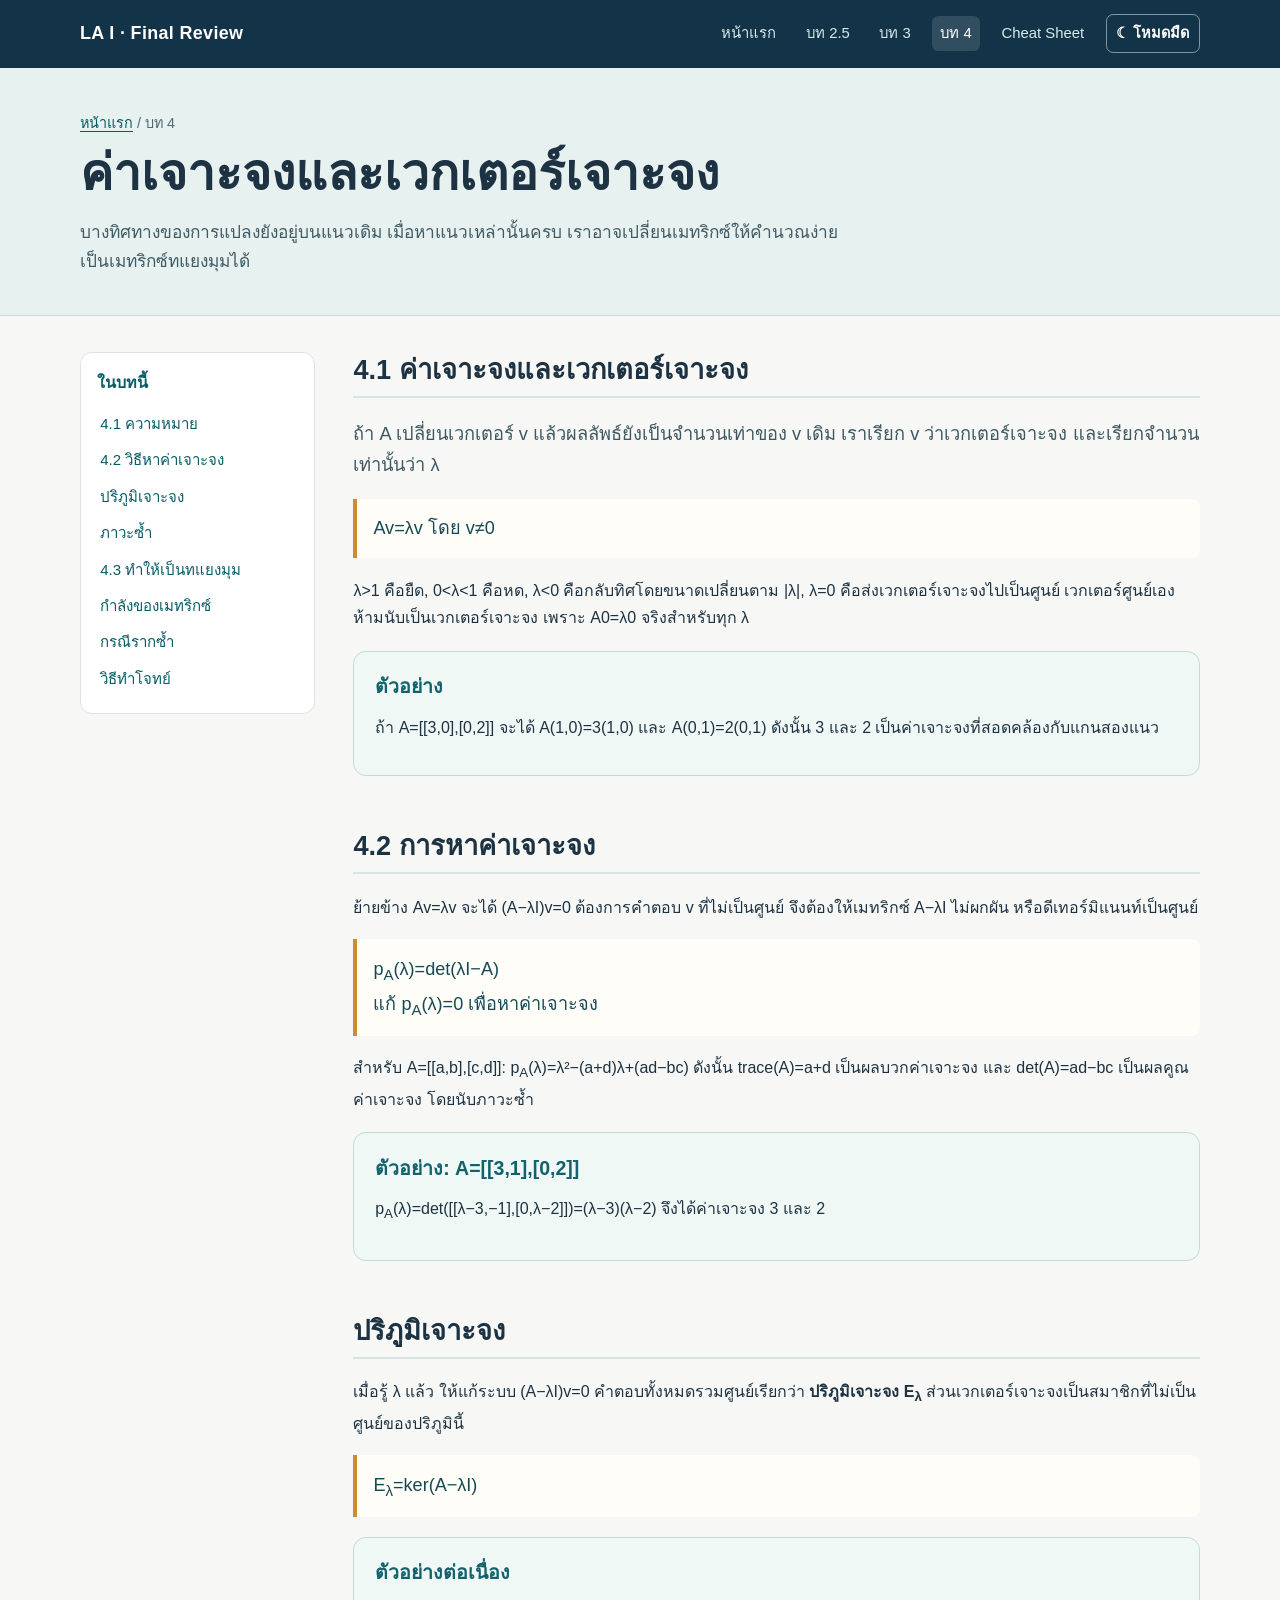
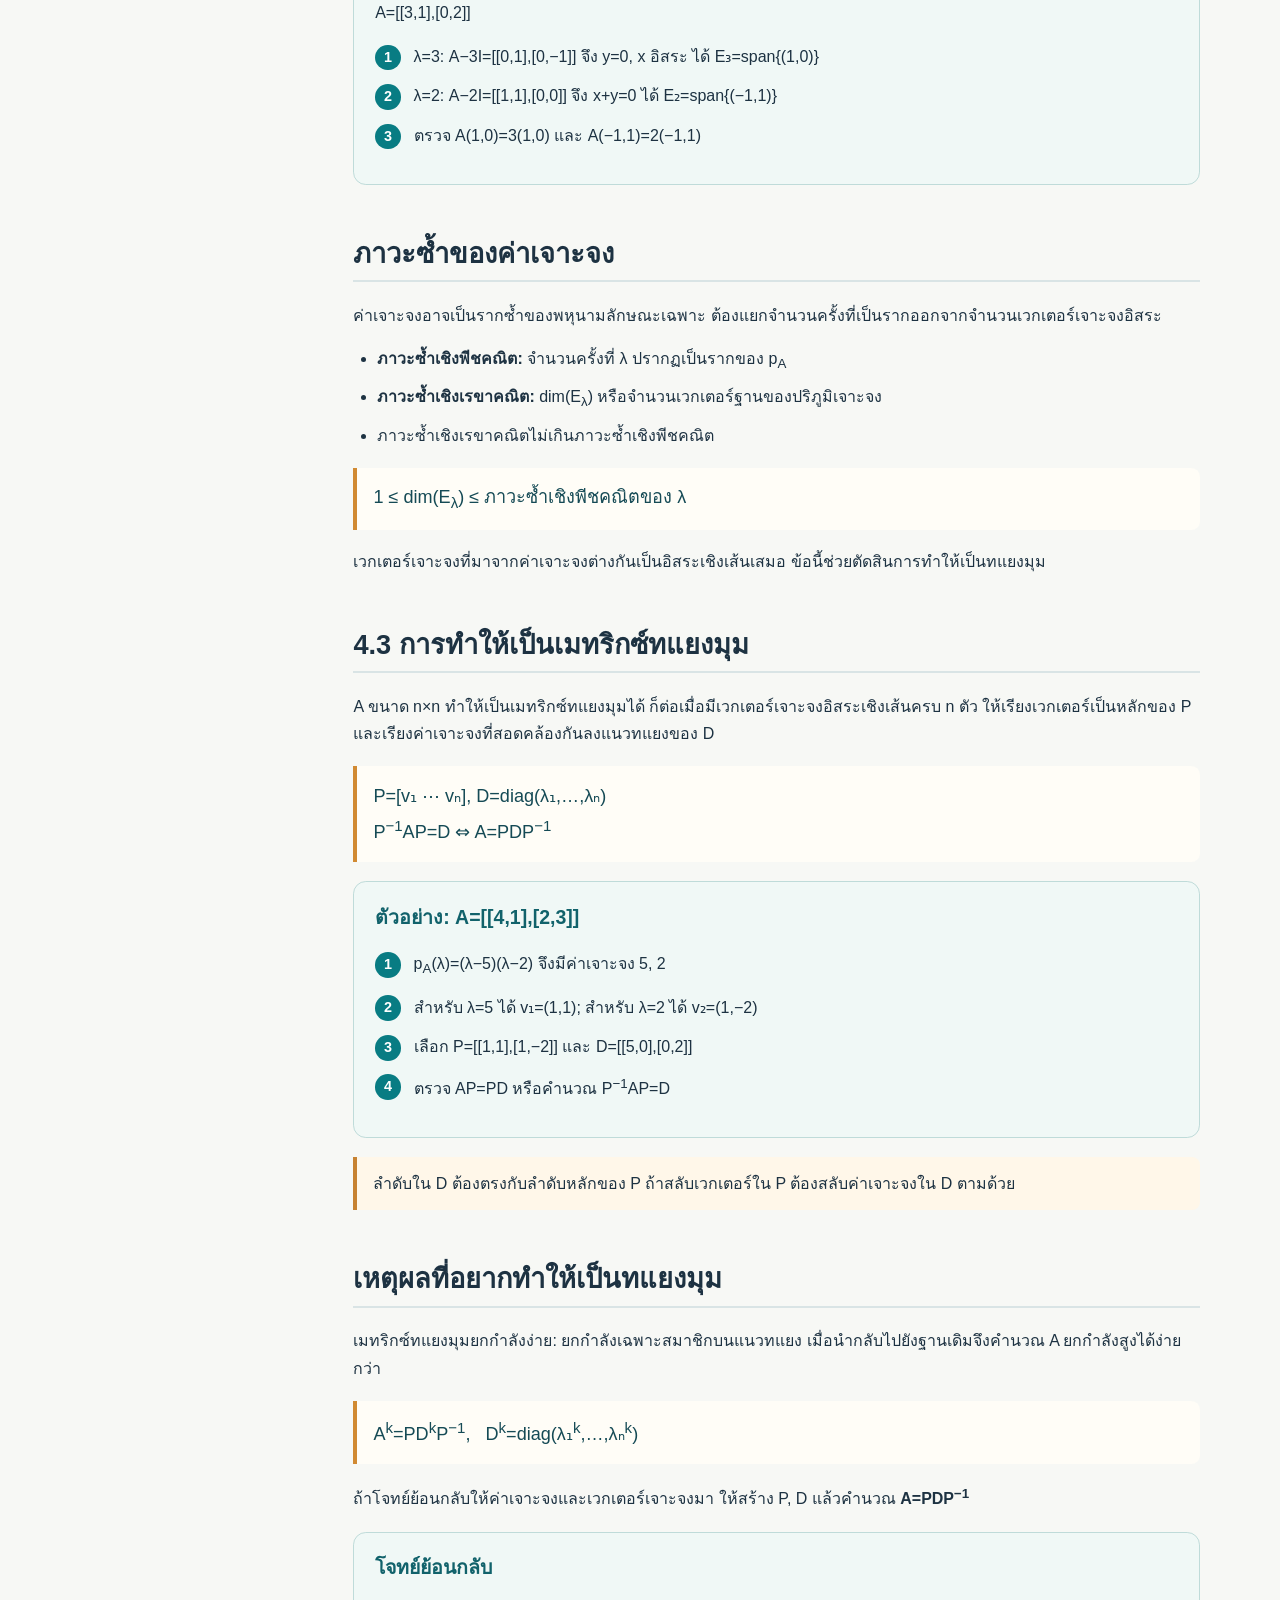
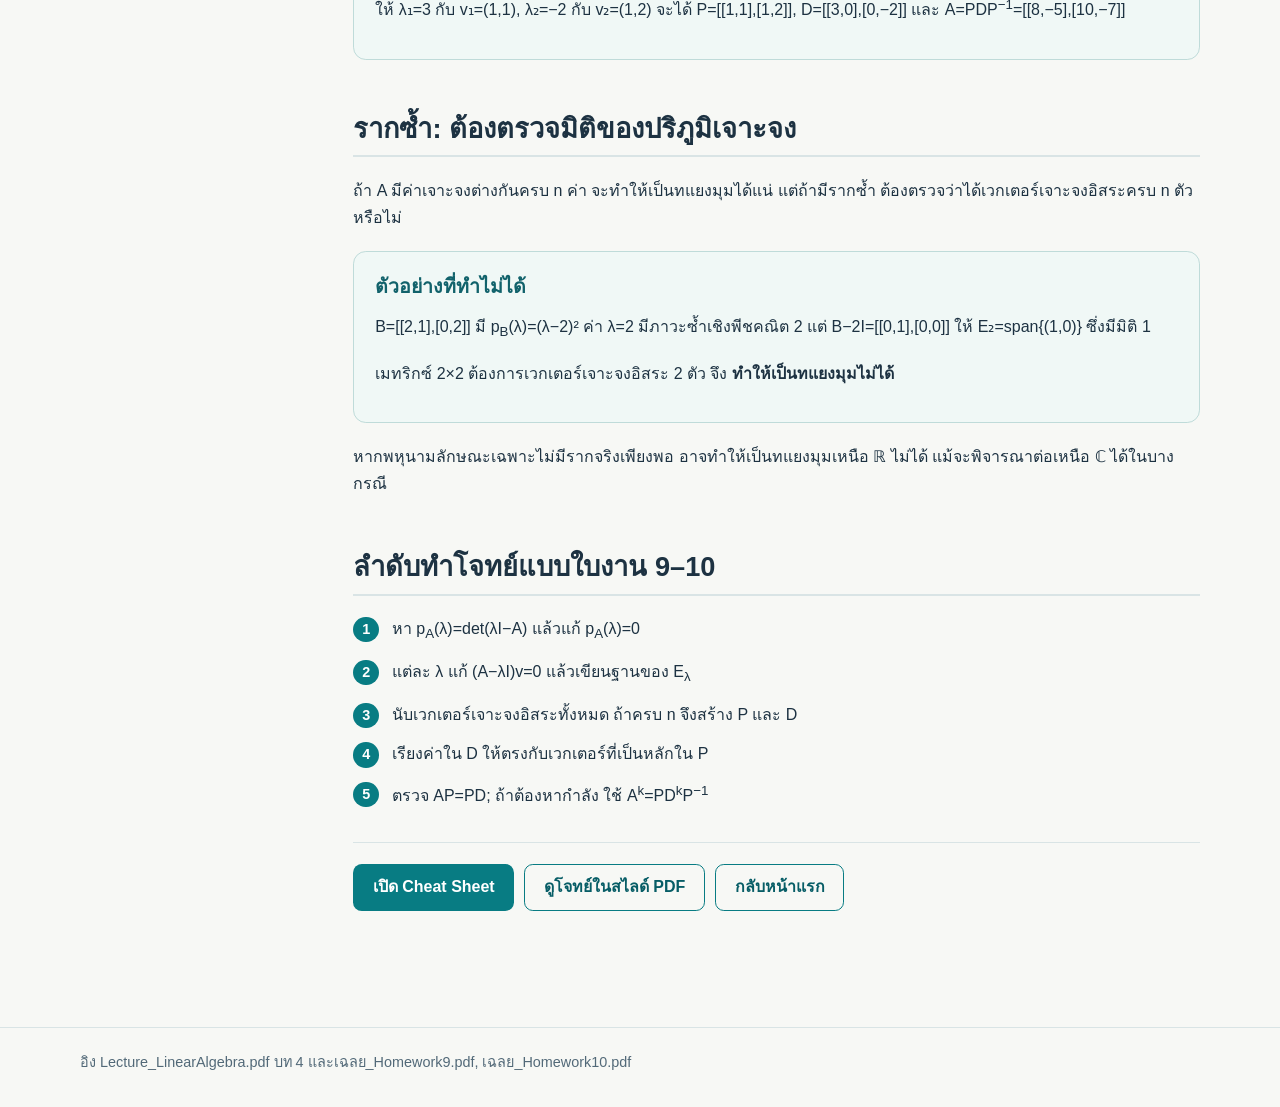
<file: chapter-4.html>
<!doctype html>
<html lang="th">
<head><meta charset="utf-8"><meta name="viewport" content="width=device-width, initial-scale=1"><meta name="description" content="บท 4 ค่าเจาะจง เวกเตอร์เจาะจง พหุนามลักษณะเฉพาะ และการทำให้เป็นเมทริกซ์ทแยงมุม"><title>บท 4 ค่าเจาะจงและเวกเตอร์เจาะจง | LA I</title><script src="theme.js"></script><link rel="stylesheet" href="styles.css"></head>
<body>
  <a class="skip" href="#main">ข้ามไปยังเนื้อหา</a>
  <header class="site-header"><div class="wrap"><a class="brand" href="index.html">LA I · Final Review</a><nav class="nav" aria-label="เมนูหลัก"><a href="index.html">หน้าแรก</a><a href="chapter-2-5.html">บท 2.5</a><a href="chapter-3.html">บท 3</a><a href="chapter-4.html" aria-current="page">บท 4</a><a href="cheatsheet.html">Cheat Sheet</a></nav></div></header>
  <div class="reader-top"><div class="wrap"><div class="breadcrumbs"><a href="index.html">หน้าแรก</a> / บท 4</div><h1>ค่าเจาะจงและเวกเตอร์เจาะจง</h1><p>บางทิศทางของการแปลงยังอยู่บนแนวเดิม เมื่อหาแนวเหล่านั้นครบ เราอาจเปลี่ยนเมทริกซ์ให้คำนวณง่ายเป็นเมทริกซ์ทแยงมุมได้</p></div></div>
  <main id="main" class="wrap reader-layout">
    <aside class="toc" aria-label="สารบัญบทนี้"><strong>ในบทนี้</strong><a href="#eigen">4.1 ความหมาย</a><a href="#characteristic">4.2 วิธีหาค่าเจาะจง</a><a href="#eigenspace">ปริภูมิเจาะจง</a><a href="#multiplicity">ภาวะซ้ำ</a><a href="#diagonal">4.3 ทำให้เป็นทแยงมุม</a><a href="#powers">กำลังของเมทริกซ์</a><a href="#repeated">กรณีรากซ้ำ</a><a href="#workflow">วิธีทำโจทย์</a></aside>
    <article class="article">
      <section id="eigen"><h2>4.1 ค่าเจาะจงและเวกเตอร์เจาะจง</h2>
        <p class="lead">ถ้า A เปลี่ยนเวกเตอร์ v แล้วผลลัพธ์ยังเป็นจำนวนเท่าของ v เดิม เราเรียก v ว่าเวกเตอร์เจาะจง และเรียกจำนวนเท่านั้นว่า λ</p>
        <div class="formula">Av=λv โดย v≠0</div>
        <p>λ&gt;1 คือยืด, 0&lt;λ&lt;1 คือหด, λ&lt;0 คือกลับทิศโดยขนาดเปลี่ยนตาม |λ|, λ=0 คือส่งเวกเตอร์เจาะจงไปเป็นศูนย์ เวกเตอร์ศูนย์เองห้ามนับเป็นเวกเตอร์เจาะจง เพราะ A0=λ0 จริงสำหรับทุก λ</p>
        <div class="example"><h3>ตัวอย่าง</h3><p>ถ้า A=[[3,0],[0,2]] จะได้ A(1,0)=3(1,0) และ A(0,1)=2(0,1) ดังนั้น 3 และ 2 เป็นค่าเจาะจงที่สอดคล้องกับแกนสองแนว</p></div>
      </section>
      <section id="characteristic"><h2>4.2 การหาค่าเจาะจง</h2>
        <p>ย้ายข้าง Av=λv จะได้ (A−λI)v=0 ต้องการคำตอบ v ที่ไม่เป็นศูนย์ จึงต้องให้เมทริกซ์ A−λI ไม่ผกผัน หรือดีเทอร์มิแนนท์เป็นศูนย์</p>
        <div class="formula">p<sub>A</sub>(λ)=det(λI−A)<br>แก้ p<sub>A</sub>(λ)=0 เพื่อหาค่าเจาะจง</div>
        <p>สำหรับ A=[[a,b],[c,d]]: p<sub>A</sub>(λ)=λ²−(a+d)λ+(ad−bc) ดังนั้น trace(A)=a+d เป็นผลบวกค่าเจาะจง และ det(A)=ad−bc เป็นผลคูณค่าเจาะจง โดยนับภาวะซ้ำ</p>
        <div class="example"><h3>ตัวอย่าง: A=[[3,1],[0,2]]</h3><p>p<sub>A</sub>(λ)=det([[λ−3,−1],[0,λ−2]])=(λ−3)(λ−2) จึงได้ค่าเจาะจง 3 และ 2</p></div>
      </section>
      <section id="eigenspace"><h2>ปริภูมิเจาะจง</h2>
        <p>เมื่อรู้ λ แล้ว ให้แก้ระบบ (A−λI)v=0 คำตอบทั้งหมดรวมศูนย์เรียกว่า <strong>ปริภูมิเจาะจง E<sub>λ</sub></strong> ส่วนเวกเตอร์เจาะจงเป็นสมาชิกที่ไม่เป็นศูนย์ของปริภูมินี้</p>
        <div class="formula">E<sub>λ</sub>=ker(A−λI)</div>
        <div class="example"><h3>ตัวอย่างต่อเนื่อง</h3><p>A=[[3,1],[0,2]]</p><ol class="steps"><li>λ=3: A−3I=[[0,1],[0,−1]] จึง y=0, x อิสระ ได้ E₃=span{(1,0)}</li><li>λ=2: A−2I=[[1,1],[0,0]] จึง x+y=0 ได้ E₂=span{(−1,1)}</li><li>ตรวจ A(1,0)=3(1,0) และ A(−1,1)=2(−1,1)</li></ol></div>
      </section>
      <section id="multiplicity"><h2>ภาวะซ้ำของค่าเจาะจง</h2>
        <p>ค่าเจาะจงอาจเป็นรากซ้ำของพหุนามลักษณะเฉพาะ ต้องแยกจำนวนครั้งที่เป็นรากออกจากจำนวนเวกเตอร์เจาะจงอิสระ</p>
        <ul><li><strong>ภาวะซ้ำเชิงพีชคณิต:</strong> จำนวนครั้งที่ λ ปรากฏเป็นรากของ p<sub>A</sub></li><li><strong>ภาวะซ้ำเชิงเรขาคณิต:</strong> dim(E<sub>λ</sub>) หรือจำนวนเวกเตอร์ฐานของปริภูมิเจาะจง</li><li>ภาวะซ้ำเชิงเรขาคณิตไม่เกินภาวะซ้ำเชิงพีชคณิต</li></ul>
        <div class="formula">1 ≤ dim(E<sub>λ</sub>) ≤ ภาวะซ้ำเชิงพีชคณิตของ λ</div>
        <p>เวกเตอร์เจาะจงที่มาจากค่าเจาะจงต่างกันเป็นอิสระเชิงเส้นเสมอ ข้อนี้ช่วยตัดสินการทำให้เป็นทแยงมุม</p>
      </section>
      <section id="diagonal"><h2>4.3 การทำให้เป็นเมทริกซ์ทแยงมุม</h2>
        <p>A ขนาด n×n ทำให้เป็นเมทริกซ์ทแยงมุมได้ ก็ต่อเมื่อมีเวกเตอร์เจาะจงอิสระเชิงเส้นครบ n ตัว ให้เรียงเวกเตอร์เป็นหลักของ P และเรียงค่าเจาะจงที่สอดคล้องกันลงแนวทแยงของ D</p>
        <div class="formula">P=[v₁ ⋯ vₙ], D=diag(λ₁,…,λₙ)<br>P<sup>−1</sup>AP=D ⇔ A=PDP<sup>−1</sup></div>
        <div class="example"><h3>ตัวอย่าง: A=[[4,1],[2,3]]</h3><ol class="steps"><li>p<sub>A</sub>(λ)=(λ−5)(λ−2) จึงมีค่าเจาะจง 5, 2</li><li>สำหรับ λ=5 ได้ v₁=(1,1); สำหรับ λ=2 ได้ v₂=(1,−2)</li><li>เลือก P=[[1,1],[1,−2]] และ D=[[5,0],[0,2]]</li><li>ตรวจ AP=PD หรือคำนวณ P<sup>−1</sup>AP=D</li></ol></div>
        <div class="warning">ลำดับใน D ต้องตรงกับลำดับหลักของ P ถ้าสลับเวกเตอร์ใน P ต้องสลับค่าเจาะจงใน D ตามด้วย</div>
      </section>
      <section id="powers"><h2>เหตุผลที่อยากทำให้เป็นทแยงมุม</h2>
        <p>เมทริกซ์ทแยงมุมยกกำลังง่าย: ยกกำลังเฉพาะสมาชิกบนแนวทแยง เมื่อนำกลับไปยังฐานเดิมจึงคำนวณ A ยกกำลังสูงได้ง่ายกว่า</p>
        <div class="formula">A<sup>k</sup>=PD<sup>k</sup>P<sup>−1</sup>, &nbsp; D<sup>k</sup>=diag(λ₁<sup>k</sup>,…,λₙ<sup>k</sup>)</div>
        <p>ถ้าโจทย์ย้อนกลับให้ค่าเจาะจงและเวกเตอร์เจาะจงมา ให้สร้าง P, D แล้วคำนวณ <strong>A=PDP<sup>−1</sup></strong></p>
        <div class="example"><h3>โจทย์ย้อนกลับ</h3><p>ให้ λ₁=3 กับ v₁=(1,1), λ₂=−2 กับ v₂=(1,2) จะได้ P=[[1,1],[1,2]], D=[[3,0],[0,−2]] และ A=PDP<sup>−1</sup>=[[8,−5],[10,−7]]</p></div>
      </section>
      <section id="repeated"><h2>รากซ้ำ: ต้องตรวจมิติของปริภูมิเจาะจง</h2>
        <p>ถ้า A มีค่าเจาะจงต่างกันครบ n ค่า จะทำให้เป็นทแยงมุมได้แน่ แต่ถ้ามีรากซ้ำ ต้องตรวจว่าได้เวกเตอร์เจาะจงอิสระครบ n ตัวหรือไม่</p>
        <div class="example"><h3>ตัวอย่างที่ทำไม่ได้</h3><p>B=[[2,1],[0,2]] มี p<sub>B</sub>(λ)=(λ−2)² ค่า λ=2 มีภาวะซ้ำเชิงพีชคณิต 2 แต่ B−2I=[[0,1],[0,0]] ให้ E₂=span{(1,0)} ซึ่งมีมิติ 1</p><p>เมทริกซ์ 2×2 ต้องการเวกเตอร์เจาะจงอิสระ 2 ตัว จึง <strong>ทำให้เป็นทแยงมุมไม่ได้</strong></p></div>
        <p>หากพหุนามลักษณะเฉพาะไม่มีรากจริงเพียงพอ อาจทำให้เป็นทแยงมุมเหนือ ℝ ไม่ได้ แม้จะพิจารณาต่อเหนือ ℂ ได้ในบางกรณี</p>
      </section>
      <section id="workflow"><h2>ลำดับทำโจทย์แบบใบงาน 9–10</h2>
        <ol class="steps"><li>หา p<sub>A</sub>(λ)=det(λI−A) แล้วแก้ p<sub>A</sub>(λ)=0</li><li>แต่ละ λ แก้ (A−λI)v=0 แล้วเขียนฐานของ E<sub>λ</sub></li><li>นับเวกเตอร์เจาะจงอิสระทั้งหมด ถ้าครบ n จึงสร้าง P และ D</li><li>เรียงค่าใน D ให้ตรงกับเวกเตอร์ที่เป็นหลักใน P</li><li>ตรวจ AP=PD; ถ้าต้องหากำลัง ใช้ A<sup>k</sup>=PD<sup>k</sup>P<sup>−1</sup></li></ol>
        <div class="next"><a class="button" href="cheatsheet.html">เปิด Cheat Sheet</a><a class="button ghost" href="output/pdf/Linear_Algebra_Final_Review_TH.pdf" target="_blank" rel="noopener">ดูโจทย์ในสไลด์ PDF</a><a class="button ghost" href="index.html">กลับหน้าแรก</a></div>
      </section>
    </article>
  </main>
  <footer class="site-footer"><div class="wrap">อิง Lecture_LinearAlgebra.pdf บท 4 และเฉลย_Homework9.pdf, เฉลย_Homework10.pdf</div></footer>
</body></html>
</file>
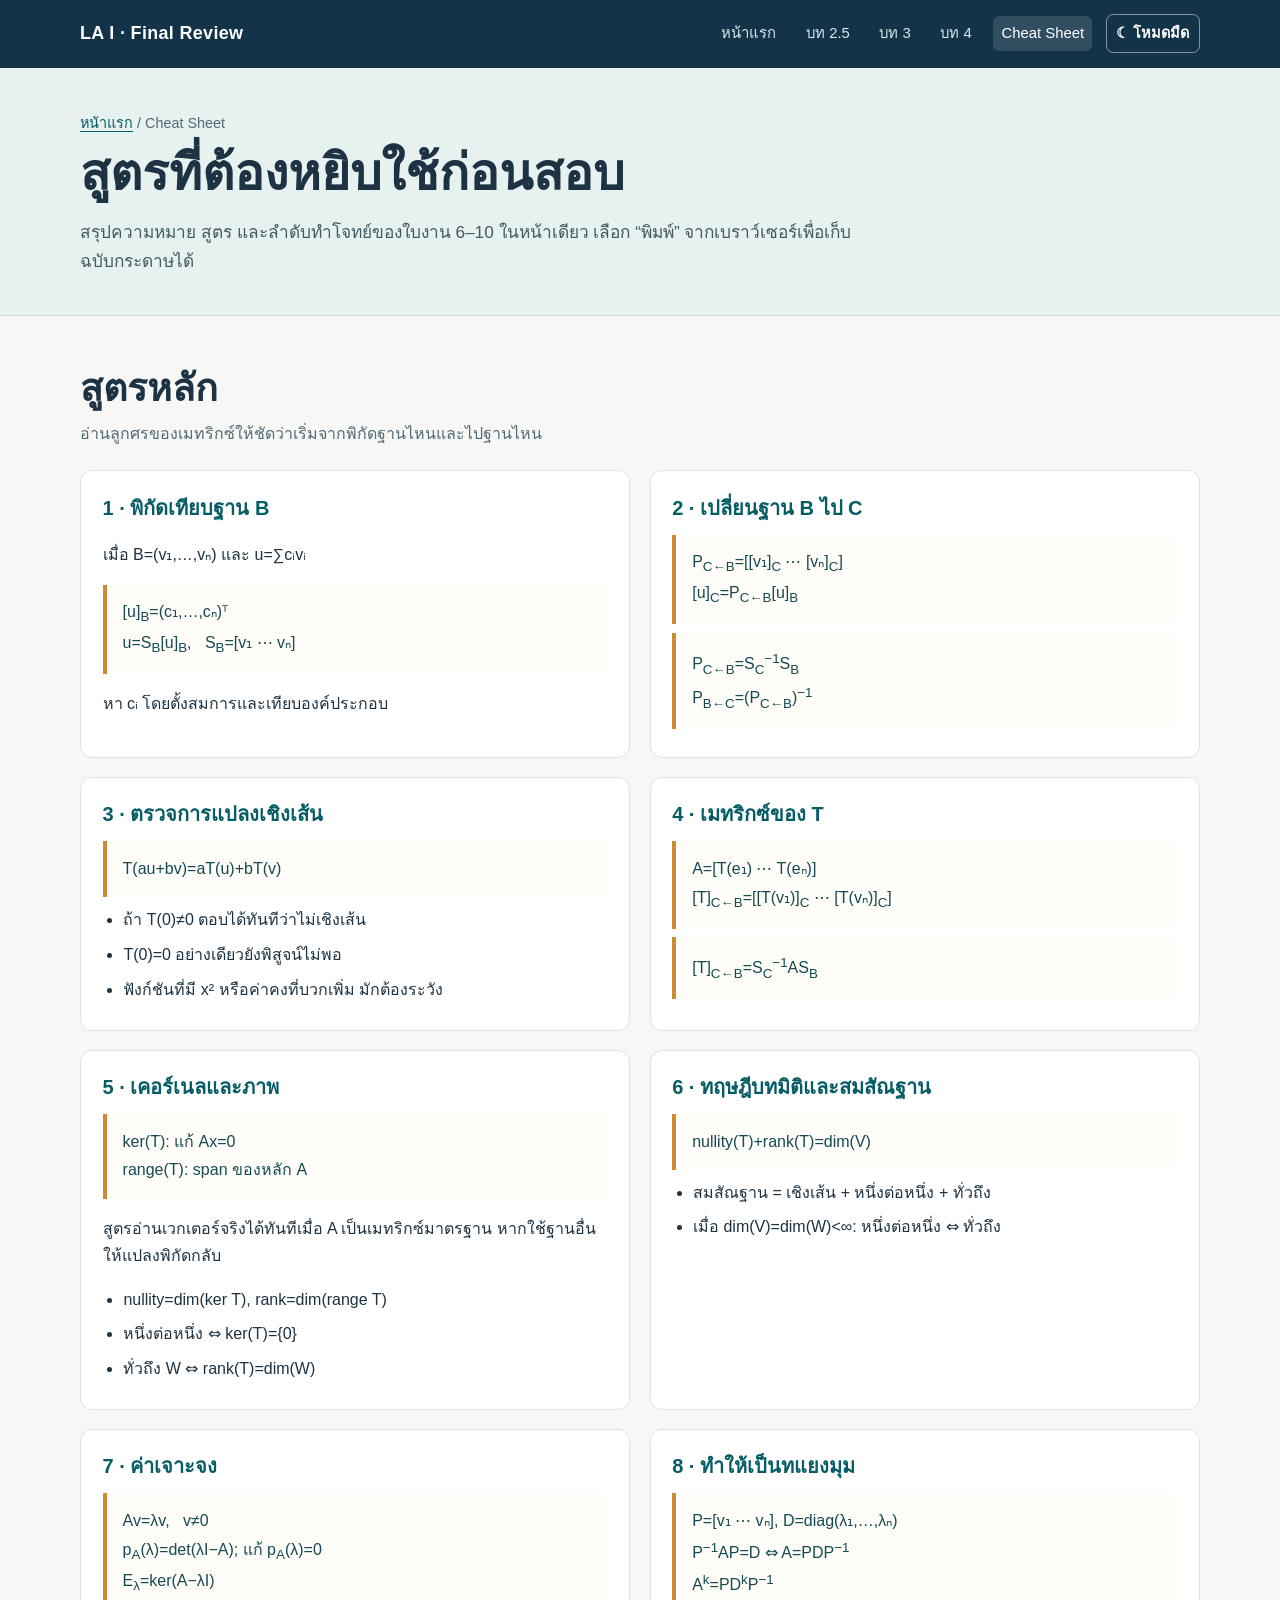
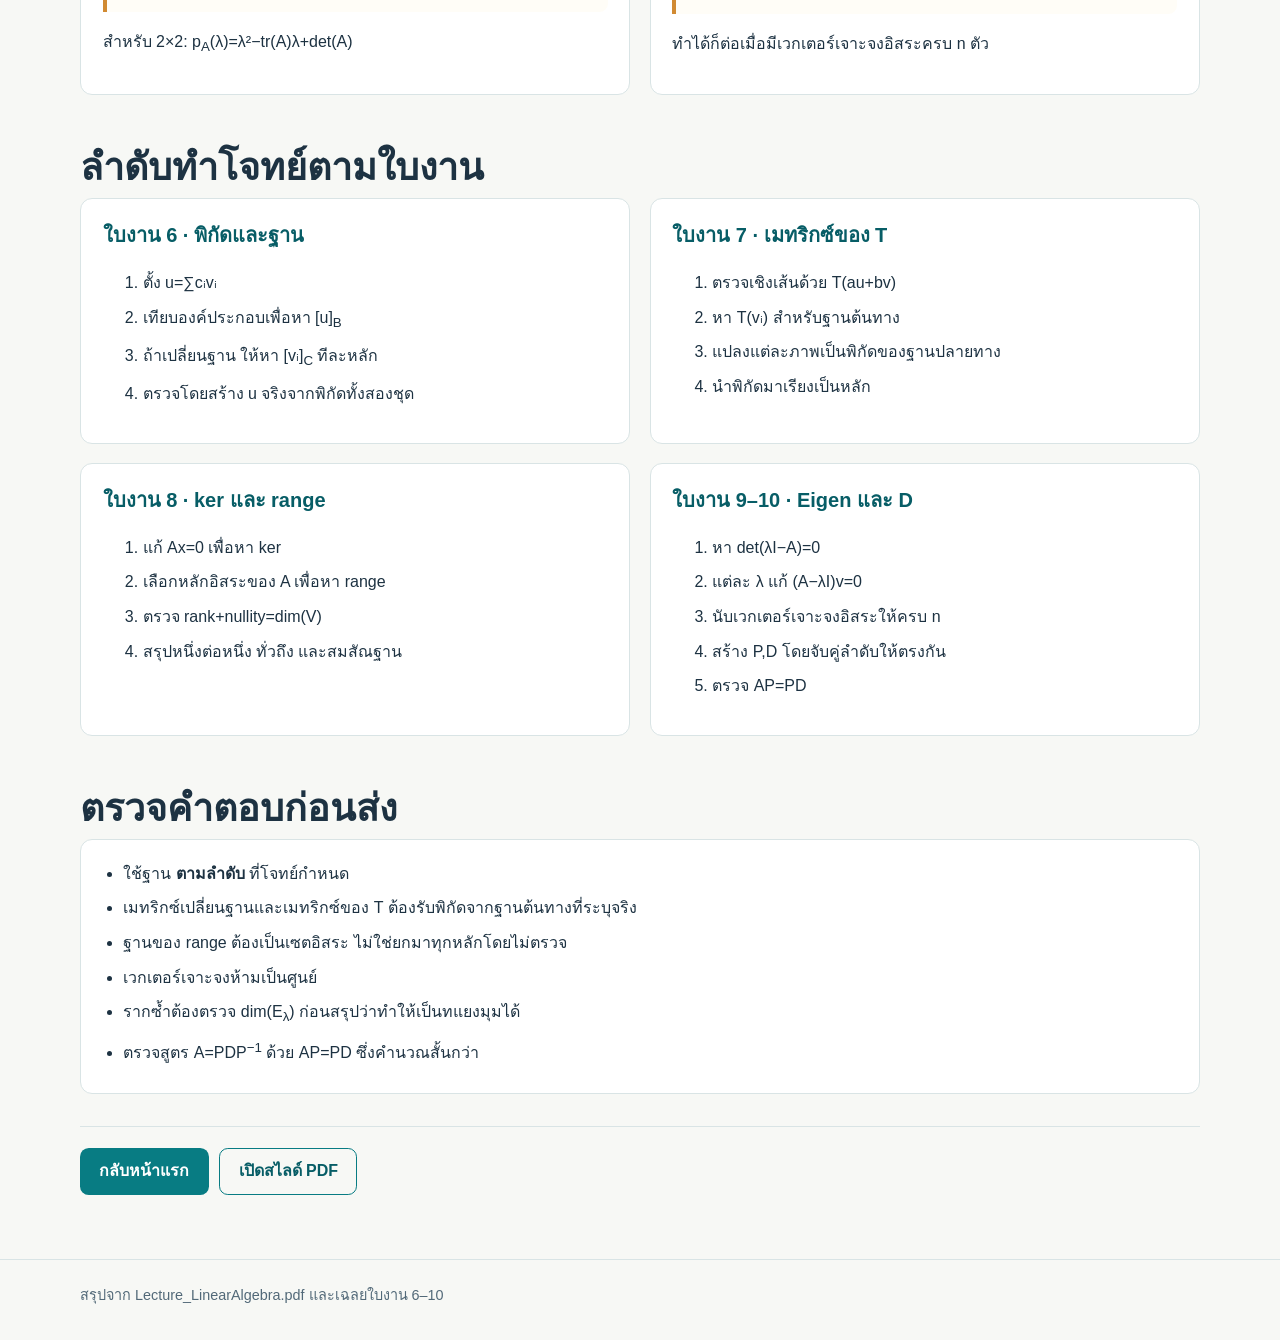
<file: cheatsheet.html>
<!doctype html>
<html lang="th">
<head><meta charset="utf-8"><meta name="viewport" content="width=device-width, initial-scale=1"><meta name="description" content="Cheat Sheet สูตรพีชคณิตเชิงเส้น 1 ตั้งแต่พิกัด การแปลงเชิงเส้น ถึงค่าเจาะจง"><title>Cheat Sheet | Linear Algebra I</title><script src="theme.js"></script><link rel="stylesheet" href="styles.css"></head>
<body>
  <a class="skip" href="#main">ข้ามไปยังเนื้อหา</a>
  <header class="site-header"><div class="wrap"><a class="brand" href="index.html">LA I · Final Review</a><nav class="nav" aria-label="เมนูหลัก"><a href="index.html">หน้าแรก</a><a href="chapter-2-5.html">บท 2.5</a><a href="chapter-3.html">บท 3</a><a href="chapter-4.html">บท 4</a><a href="cheatsheet.html" aria-current="page">Cheat Sheet</a></nav></div></header>
  <div class="reader-top"><div class="wrap"><div class="breadcrumbs"><a href="index.html">หน้าแรก</a> / Cheat Sheet</div><h1>สูตรที่ต้องหยิบใช้ก่อนสอบ</h1><p>สรุปความหมาย สูตร และลำดับทำโจทย์ของใบงาน 6–10 ในหน้าเดียว เลือก “พิมพ์” จากเบราว์เซอร์เพื่อเก็บฉบับกระดาษได้</p></div></div>
  <main id="main" class="wrap">
    <section class="section" aria-labelledby="formula-title"><h2 id="formula-title">สูตรหลัก</h2><p class="section-intro">อ่านลูกศรของเมทริกซ์ให้ชัดว่าเริ่มจากพิกัดฐานไหนและไปฐานไหน</p>
      <div class="cheat-grid">
        <div class="cheat-block"><h2>1 · พิกัดเทียบฐาน B</h2><p>เมื่อ B=(v₁,…,vₙ) และ u=∑cᵢvᵢ</p><div class="formula">[u]<sub>B</sub>=(c₁,…,cₙ)ᵀ<br>u=S<sub>B</sub>[u]<sub>B</sub>, &nbsp; S<sub>B</sub>=[v₁ ⋯ vₙ]</div><p>หา cᵢ โดยตั้งสมการและเทียบองค์ประกอบ</p></div>
        <div class="cheat-block"><h2>2 · เปลี่ยนฐาน B ไป C</h2><div class="formula">P<sub>C←B</sub>=[[v₁]<sub>C</sub> ⋯ [vₙ]<sub>C</sub>]<br>[u]<sub>C</sub>=P<sub>C←B</sub>[u]<sub>B</sub></div><div class="formula">P<sub>C←B</sub>=S<sub>C</sub><sup>−1</sup>S<sub>B</sub><br>P<sub>B←C</sub>=(P<sub>C←B</sub>)<sup>−1</sup></div></div>
        <div class="cheat-block"><h2>3 · ตรวจการแปลงเชิงเส้น</h2><div class="formula">T(au+bv)=aT(u)+bT(v)</div><ul><li>ถ้า T(0)≠0 ตอบได้ทันทีว่าไม่เชิงเส้น</li><li>T(0)=0 อย่างเดียวยังพิสูจน์ไม่พอ</li><li>ฟังก์ชันที่มี x² หรือค่าคงที่บวกเพิ่ม มักต้องระวัง</li></ul></div>
        <div class="cheat-block"><h2>4 · เมทริกซ์ของ T</h2><div class="formula">A=[T(e₁) ⋯ T(eₙ)]<br>[T]<sub>C←B</sub>=[[T(v₁)]<sub>C</sub> ⋯ [T(vₙ)]<sub>C</sub>]</div><div class="formula">[T]<sub>C←B</sub>=S<sub>C</sub><sup>−1</sup>AS<sub>B</sub></div></div>
        <div class="cheat-block"><h2>5 · เคอร์เนลและภาพ</h2><div class="formula">ker(T): แก้ Ax=0<br>range(T): span ของหลัก A</div><p>สูตรอ่านเวกเตอร์จริงได้ทันทีเมื่อ A เป็นเมทริกซ์มาตรฐาน หากใช้ฐานอื่น ให้แปลงพิกัดกลับ</p><ul><li>nullity=dim(ker T), rank=dim(range T)</li><li>หนึ่งต่อหนึ่ง ⇔ ker(T)={0}</li><li>ทั่วถึง W ⇔ rank(T)=dim(W)</li></ul></div>
        <div class="cheat-block"><h2>6 · ทฤษฎีบทมิติและสมสัณฐาน</h2><div class="formula">nullity(T)+rank(T)=dim(V)</div><ul><li>สมสัณฐาน = เชิงเส้น + หนึ่งต่อหนึ่ง + ทั่วถึง</li><li>เมื่อ dim(V)=dim(W)&lt;∞: หนึ่งต่อหนึ่ง ⇔ ทั่วถึง</li></ul></div>
        <div class="cheat-block"><h2>7 · ค่าเจาะจง</h2><div class="formula">Av=λv, &nbsp; v≠0<br>p<sub>A</sub>(λ)=det(λI−A); แก้ p<sub>A</sub>(λ)=0<br>E<sub>λ</sub>=ker(A−λI)</div><p>สำหรับ 2×2: p<sub>A</sub>(λ)=λ²−tr(A)λ+det(A)</p></div>
        <div class="cheat-block"><h2>8 · ทำให้เป็นทแยงมุม</h2><div class="formula">P=[v₁ ⋯ vₙ], D=diag(λ₁,…,λₙ)<br>P<sup>−1</sup>AP=D ⇔ A=PDP<sup>−1</sup><br>A<sup>k</sup>=PD<sup>k</sup>P<sup>−1</sup></div><p>ทำได้ก็ต่อเมื่อมีเวกเตอร์เจาะจงอิสระครบ n ตัว</p></div>
      </div>
    </section>
    <section class="section" aria-labelledby="workflow-title"><h2 id="workflow-title">ลำดับทำโจทย์ตามใบงาน</h2>
      <div class="cheat-grid">
        <div class="cheat-block"><h2>ใบงาน 6 · พิกัดและฐาน</h2><ol><li>ตั้ง u=∑cᵢvᵢ</li><li>เทียบองค์ประกอบเพื่อหา [u]<sub>B</sub></li><li>ถ้าเปลี่ยนฐาน ให้หา [vᵢ]<sub>C</sub> ทีละหลัก</li><li>ตรวจโดยสร้าง u จริงจากพิกัดทั้งสองชุด</li></ol></div>
        <div class="cheat-block"><h2>ใบงาน 7 · เมทริกซ์ของ T</h2><ol><li>ตรวจเชิงเส้นด้วย T(au+bv)</li><li>หา T(vᵢ) สำหรับฐานต้นทาง</li><li>แปลงแต่ละภาพเป็นพิกัดของฐานปลายทาง</li><li>นำพิกัดมาเรียงเป็นหลัก</li></ol></div>
        <div class="cheat-block"><h2>ใบงาน 8 · ker และ range</h2><ol><li>แก้ Ax=0 เพื่อหา ker</li><li>เลือกหลักอิสระของ A เพื่อหา range</li><li>ตรวจ rank+nullity=dim(V)</li><li>สรุปหนึ่งต่อหนึ่ง ทั่วถึง และสมสัณฐาน</li></ol></div>
        <div class="cheat-block"><h2>ใบงาน 9–10 · Eigen และ D</h2><ol><li>หา det(λI−A)=0</li><li>แต่ละ λ แก้ (A−λI)v=0</li><li>นับเวกเตอร์เจาะจงอิสระให้ครบ n</li><li>สร้าง P,D โดยจับคู่ลำดับให้ตรงกัน</li><li>ตรวจ AP=PD</li></ol></div>
      </div>
    </section>
    <section class="section" aria-labelledby="mistake-title"><h2 id="mistake-title">ตรวจคำตอบก่อนส่ง</h2>
      <div class="cheat-block"><ul><li>ใช้ฐาน <strong>ตามลำดับ</strong> ที่โจทย์กำหนด</li><li>เมทริกซ์เปลี่ยนฐานและเมทริกซ์ของ T ต้องรับพิกัดจากฐานต้นทางที่ระบุจริง</li><li>ฐานของ range ต้องเป็นเซตอิสระ ไม่ใช่ยกมาทุกหลักโดยไม่ตรวจ</li><li>เวกเตอร์เจาะจงห้ามเป็นศูนย์</li><li>รากซ้ำต้องตรวจ dim(E<sub>λ</sub>) ก่อนสรุปว่าทำให้เป็นทแยงมุมได้</li><li>ตรวจสูตร A=PDP<sup>−1</sup> ด้วย AP=PD ซึ่งคำนวณสั้นกว่า</li></ul></div>
      <div class="next"><a class="button" href="index.html">กลับหน้าแรก</a><a class="button ghost" href="output/pdf/Linear_Algebra_Final_Review_TH.pdf" target="_blank" rel="noopener">เปิดสไลด์ PDF</a></div>
    </section>
  </main>
  <footer class="site-footer"><div class="wrap">สรุปจาก Lecture_LinearAlgebra.pdf และเฉลยใบงาน 6–10</div></footer>
</body></html>
</file>
<file: styles.css>
:root {
  --bg: #f7f8f5;
  --surface: #fff;
  --ink: #1d3242;
  --muted: #526978;
  --line: #d9e4e5;
  --teal: #087c83;
  --teal-dark: #075d66;
  --amber: #d18a32;
  --soft: #eaf4f2;
  --shadow: 0 14px 40px rgba(23, 53, 75, .08);
}
* { box-sizing: border-box; }
html { scroll-behavior: smooth; }
body { margin: 0; background: var(--bg); color: var(--ink); font-family: "Leelawadee UI", Tahoma, "Noto Sans Thai", sans-serif; line-height: 1.72; }
a { color: var(--teal-dark); text-underline-offset: .18em; }
a:hover { color: #043e46; }
a:focus-visible, summary:focus-visible { outline: 3px solid var(--amber); outline-offset: 4px; border-radius: 4px; }
.skip { position: absolute; left: 1rem; top: -4rem; z-index: 20; padding: .55rem .8rem; background: white; }
.skip:focus { top: .5rem; }
.site-header { background: #123348; color: white; }
.site-header .wrap { display: flex; align-items: center; justify-content: space-between; gap: 1rem; padding-top: .9rem; padding-bottom: .9rem; }
.brand { color: white; font-weight: 800; font-size: 1.12rem; text-decoration: none; letter-spacing: .02em; }
.nav { display: flex; flex-wrap: wrap; align-items: center; gap: .35rem .85rem; }
.nav a { color: #d7e9ea; text-decoration: none; padding: .3rem .5rem; border-radius: .4rem; font-size: .93rem; }
.nav a:hover, .nav a[aria-current="page"] { background: rgba(255,255,255,.13); color: white; }
.theme-toggle { appearance: none; border: 1px solid rgba(255,255,255,.48); background: transparent; color: white; border-radius: .45rem; padding: .37rem .6rem; font: inherit; font-size: .91rem; font-weight: 700; cursor: pointer; white-space: nowrap; }
.theme-toggle:hover { background: rgba(255,255,255,.13); }
.theme-toggle:focus-visible { outline: 3px solid var(--amber); outline-offset: 3px; }
.wrap { width: min(1120px, calc(100% - 2.2rem)); margin: 0 auto; }
.hero { background: linear-gradient(135deg, #123348, #0e5e68); color: white; padding: 4.4rem 0 4.8rem; }
.eyebrow { font-size: .83rem; font-weight: 800; letter-spacing: .08em; text-transform: uppercase; color: #8bd9d3; margin: 0 0 .7rem; }
.hero h1 { max-width: 850px; font-size: clamp(2.3rem, 5vw, 4.2rem); line-height: 1.2; margin: 0 0 1rem; }
.hero p { max-width: 700px; color: #d9eced; font-size: 1.12rem; margin: 0; }
.hero .actions { margin-top: 1.7rem; }
.button { display: inline-flex; align-items: center; justify-content: center; padding: .78rem 1.15rem; border: 1px solid transparent; border-radius: .55rem; background: var(--teal); color: white; text-decoration: none; font-weight: 800; line-height: 1.3; }
.button:hover { background: var(--teal-dark); color: white; }
.button.light { background: white; color: #10515b; }
.button.outline { background: transparent; border-color: #a9d7d6; color: white; }
.button.ghost { background: transparent; border-color: var(--teal); color: var(--teal-dark); }
.actions { display: flex; flex-wrap: wrap; gap: .7rem; }
main { padding-bottom: 4rem; }
.section { margin-top: 3rem; }
.section > h2 { font-size: clamp(1.7rem, 3vw, 2.35rem); line-height: 1.3; margin: 0 0 .4rem; }
.section-intro { margin: 0 0 1.45rem; color: var(--muted); max-width: 760px; }
.grid { display: grid; grid-template-columns: repeat(3, 1fr); gap: 1rem; }
.card { background: var(--surface); border: 1px solid var(--line); border-radius: .85rem; padding: 1.45rem; box-shadow: var(--shadow); display: flex; flex-direction: column; }
.card .num { color: var(--teal); font-size: .82rem; font-weight: 800; letter-spacing: .08em; }
.card h3 { font-size: 1.4rem; line-height: 1.35; margin: .45rem 0 .6rem; }
.card p { color: var(--muted); margin: 0 0 1.2rem; }
.card a { margin-top: auto; font-weight: 800; }
.pdf-feature { background: #e9f3f1; border: 1px solid #cbe2df; border-radius: 1rem; padding: 1.5rem; }
.pdf-feature h3 { margin: 0 0 .35rem; font-size: 1.45rem; }
.pdf-feature p { margin: 0 0 1rem; color: #3c5962; }
.pdf-frame { width: 100%; height: min(65vw, 650px); min-height: 340px; border: 1px solid #bdd3d1; background: white; border-radius: .65rem; margin-top: 1.25rem; }
.reader-top { padding: 2.7rem 0 2.4rem; background: #e7f1f0; border-bottom: 1px solid #cbdedb; }
.reader-top h1 { font-size: clamp(2rem, 4vw, 3.1rem); line-height: 1.3; margin: .35rem 0 .75rem; }
.reader-top p { max-width: 780px; color: #405b64; margin: 0; font-size: 1.08rem; }
.breadcrumbs { font-size: .9rem; color: var(--muted); }
.reader-layout { display: grid; grid-template-columns: 235px minmax(0, 1fr); gap: 2.4rem; align-items: start; padding-top: 2.2rem; }
.toc { position: sticky; top: 1rem; background: white; border: 1px solid var(--line); border-radius: .75rem; padding: 1rem; }
.toc strong { display: block; margin-bottom: .6rem; color: var(--teal-dark); }
.toc a { display: block; text-decoration: none; padding: .33rem .2rem; font-size: .94rem; }
.toc a:hover { text-decoration: underline; }
.article { min-width: 0; }
.article section { scroll-margin-top: 1.5rem; margin-bottom: 3.2rem; }
.article h2 { border-bottom: 2px solid var(--line); padding-bottom: .5rem; font-size: 1.7rem; line-height: 1.35; margin: 0 0 1.2rem; }
.article h3 { font-size: 1.22rem; margin: 1.5rem 0 .45rem; color: #11626b; }
.article p { margin: .6rem 0 1rem; }
.article ul, .article ol { padding-left: 1.5rem; }
.article li { margin-bottom: .45rem; }
.article .lead { font-size: 1.14rem; color: #3d5861; }
.formula { border-left: 4px solid var(--amber); background: #fffdf7; padding: .85rem 1rem; border-radius: 0 .55rem .55rem 0; overflow-x: auto; margin: 1.15rem 0; font-family: "Cambria Math", "Segoe UI Symbol", "Leelawadee UI", sans-serif; font-size: 1.13rem; line-height: 1.8; color: #154a55; }
.example { border: 1px solid #bfdbd9; background: #f0f8f6; border-radius: .8rem; padding: 1.15rem 1.3rem; margin: 1.2rem 0; }
.example h3 { margin-top: 0; }
.warning { border-left: 4px solid #c78231; background: #fff7e9; padding: .8rem 1rem; border-radius: 0 .5rem .5rem 0; margin: 1.1rem 0; }
.steps { counter-reset: step; list-style: none; padding-left: 0 !important; }
.steps li { position: relative; padding-left: 2.4rem; margin-bottom: .75rem; }
.steps li::before { counter-increment: step; content: counter(step); position: absolute; left: 0; top: .12rem; background: var(--teal); color: white; border-radius: 50%; width: 1.6rem; height: 1.6rem; line-height: 1.6rem; text-align: center; font-weight: 800; font-size: .9rem; }
.math-table { border-collapse: collapse; display: inline-table; vertical-align: middle; margin: 0 .2rem; font-family: "Cambria Math", "Segoe UI Symbol", sans-serif; }
.math-table td { padding: 0 .35rem; text-align: center; }
.matrix { display: inline-flex; align-items: stretch; vertical-align: middle; }
.matrix::before, .matrix::after { content: ""; width: .35rem; border-top: 1.5px solid currentColor; border-bottom: 1.5px solid currentColor; }
.matrix::before { border-left: 1.5px solid currentColor; }
.matrix::after { border-right: 1.5px solid currentColor; }
.next { display: flex; gap: .65rem; flex-wrap: wrap; margin-top: 2rem; border-top: 1px solid var(--line); padding-top: 1.3rem; }
.cheat-grid { display: grid; grid-template-columns: 1fr 1fr; gap: 1.2rem; }
.cheat-block { background: white; border: 1px solid var(--line); border-radius: .75rem; padding: 1.2rem 1.35rem; break-inside: avoid; }
.cheat-block h2 { margin: 0 0 .6rem; color: var(--teal-dark); font-size: 1.25rem; }
.cheat-block ul { margin: 0; padding-left: 1.3rem; }
.cheat-block li { margin-bottom: .45rem; }
.cheat-block .formula { margin: .55rem 0; font-size: 1rem; }
.site-footer { border-top: 1px solid var(--line); color: var(--muted); padding: 1.4rem 0 2rem; font-size: .9rem; }
@media (max-width: 820px) { .grid { grid-template-columns: minmax(0, 1fr); } .reader-layout { grid-template-columns: minmax(0, 1fr); } .toc { position: static; display: grid; grid-template-columns: repeat(2, minmax(0, 1fr)); column-gap: .6rem; min-width: 0; } .cheat-grid { grid-template-columns: minmax(0, 1fr); } .toc strong { grid-column: 1 / -1; } }
@media (max-width: 550px) { .site-header .wrap { align-items: flex-start; flex-direction: column; } .nav { width: 100%; gap: .1rem .4rem; } .hero { padding: 3rem 0; } .pdf-frame { min-height: 260px; } }
@media print { :root { --bg: white; } .site-header, .toc, .next, .site-footer, .button, .pdf-frame { display: none !important; } .reader-layout { display: block; padding-top: 0; } .reader-top { padding: 0 0 1rem; background: white; } .article section { break-inside: avoid; margin-bottom: 1.5rem; } .cheat-grid { display: block; } .cheat-block { margin-bottom: .7rem; box-shadow: none; } body { font-size: 10pt; } }
html[data-theme="dark"] {
  --bg: #101b24;
  --surface: #1a2a34;
  --ink: #e8f1f1;
  --muted: #bacdd1;
  --line: #36505b;
  --teal-dark: #83d9d4;
  --shadow: 0 14px 40px rgba(0, 0, 0, .19);
}
html[data-theme="dark"] .site-header { background: #0b1b28; }
html[data-theme="dark"] .hero { background: linear-gradient(135deg, #102735, #124651); }
html[data-theme="dark"] .card,
html[data-theme="dark"] .toc,
html[data-theme="dark"] .cheat-block { background: var(--surface); }
html[data-theme="dark"] .card .num { color: #8bdcd7; }
html[data-theme="dark"] .reader-top { background: #19313b; border-bottom-color: var(--line); }
html[data-theme="dark"] .reader-top h1,
html[data-theme="dark"] .article h2,
html[data-theme="dark"] .section > h2,
html[data-theme="dark"] .card h3 { color: var(--ink); }
html[data-theme="dark"] .reader-top p,
html[data-theme="dark"] .breadcrumbs,
html[data-theme="dark"] .article .lead,
html[data-theme="dark"] .section-intro,
html[data-theme="dark"] .card p { color: var(--muted); }
html[data-theme="dark"] .article h3,
html[data-theme="dark"] .cheat-block h2,
html[data-theme="dark"] .toc strong { color: #8bdcd7; }
html[data-theme="dark"] .formula { background: #1c3037; color: #d5eeeb; }
html[data-theme="dark"] .example { background: #19373a; border-color: #376166; }
html[data-theme="dark"] .warning { background: #3b3022; }
html[data-theme="dark"] .pdf-feature { background: #1a3339; border-color: #41656a; }
html[data-theme="dark"] .pdf-feature p { color: var(--muted); }
html[data-theme="dark"] .pdf-frame { border-color: #41656a; }
html[data-theme="dark"] .button.ghost { color: #a6e4dd; }
html[data-theme="dark"] .site-footer { color: var(--muted); }
@media (prefers-reduced-motion: reduce) { html { scroll-behavior: auto; } }
@media print {
  html[data-theme="dark"] { --bg: white; --surface: white; --ink: #1d3242; --muted: #526978; --line: #d9e4e5; }
  html[data-theme="dark"] body,
  html[data-theme="dark"] .reader-top,
  html[data-theme="dark"] .cheat-block,
  html[data-theme="dark"] .formula,
  html[data-theme="dark"] .example { background: white; color: #1d3242; }
  html[data-theme="dark"] .reader-top h1,
  html[data-theme="dark"] .section > h2 { color: #1d3242; }
}
</file>
